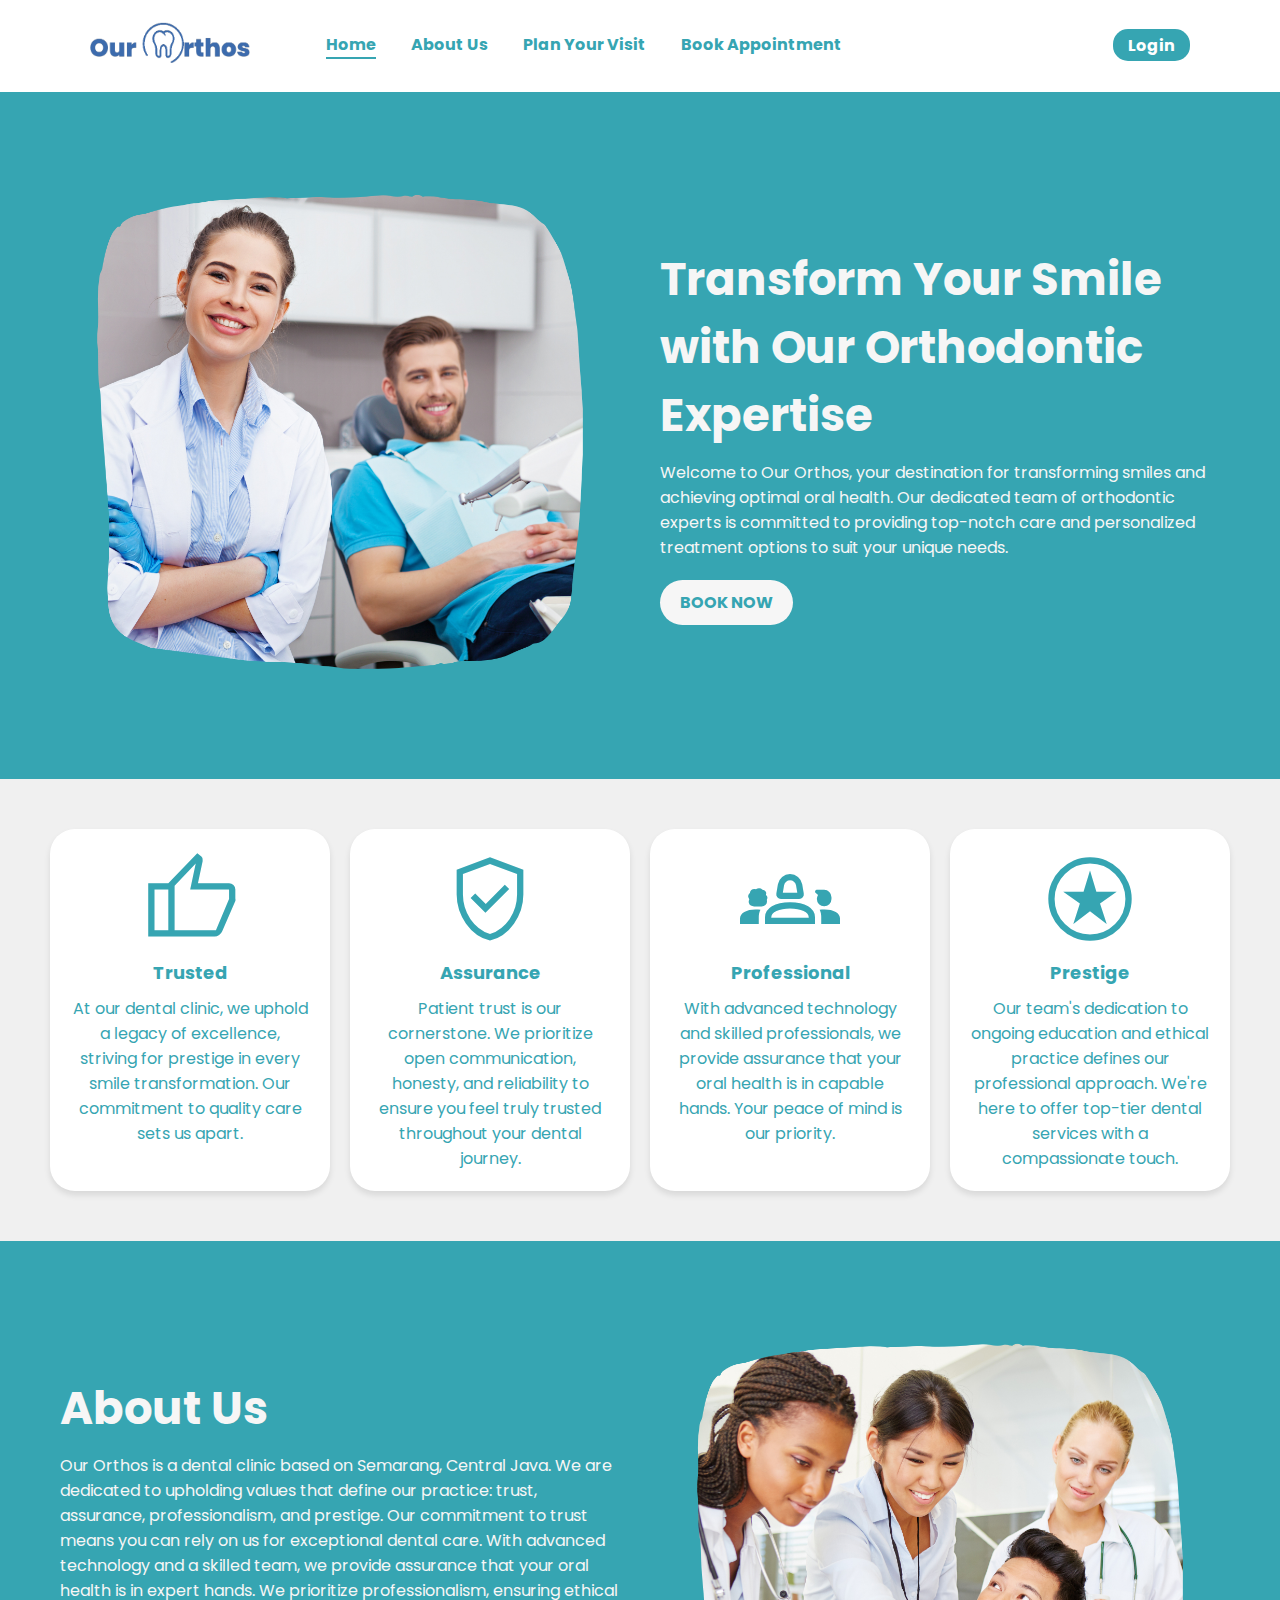
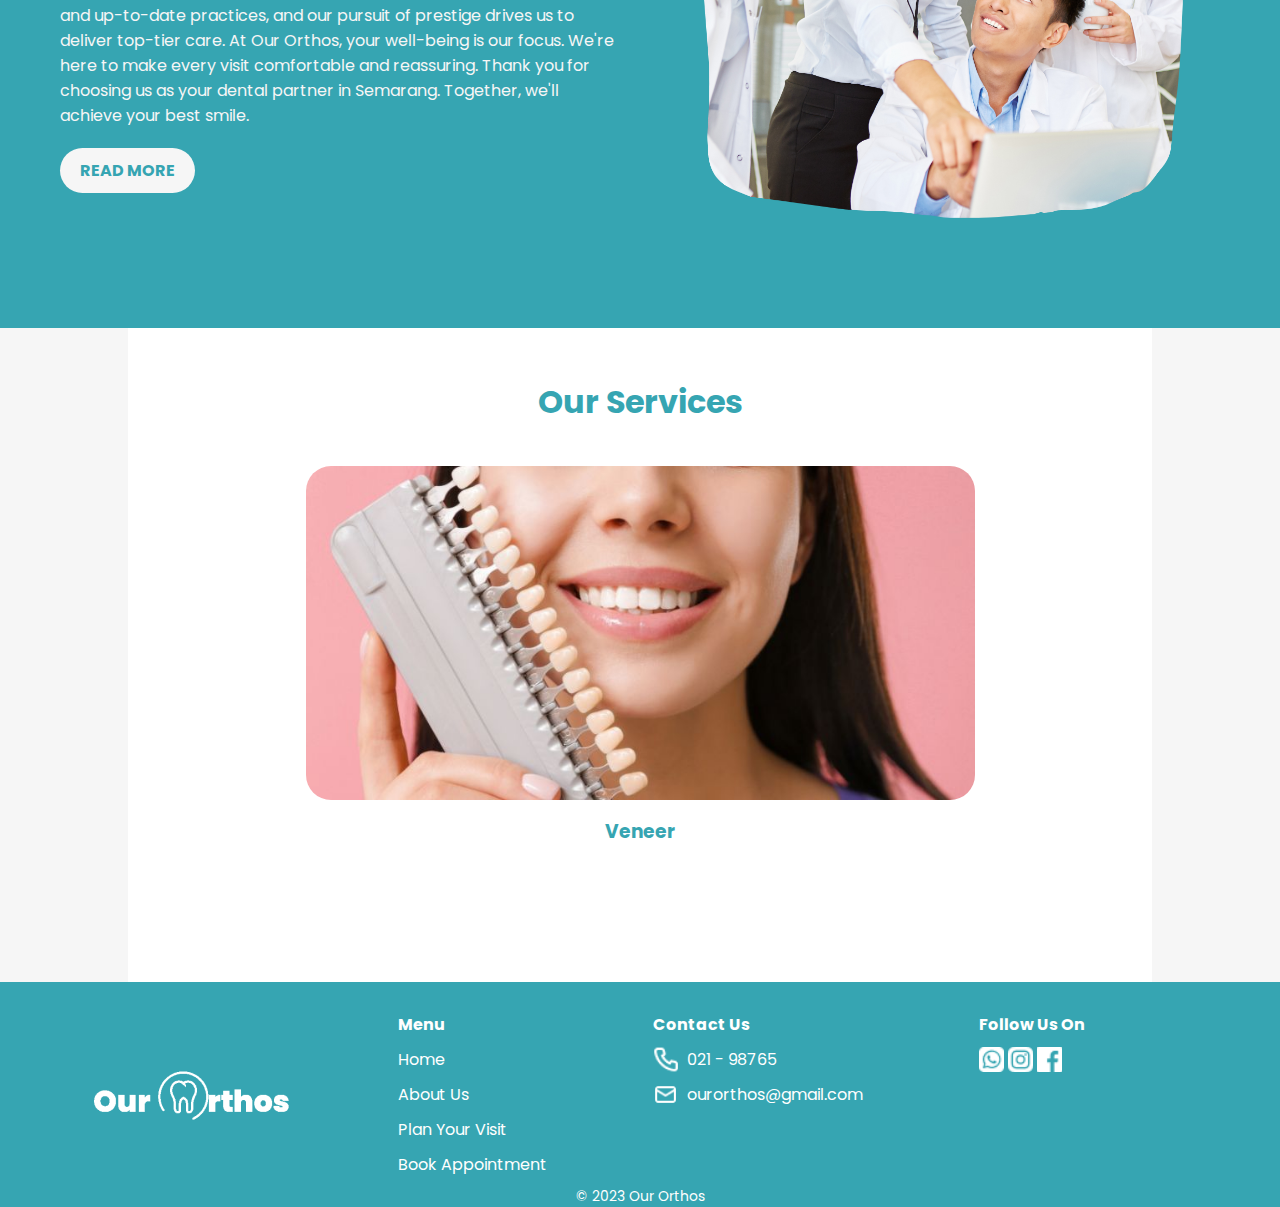
<file: index.html>
<!DOCTYPE html>
<html lang="en">
  <head>
    <meta charset="UTF-8" />
    <meta name="viewport" content="width=device-width, initial-scale=1.0" />
    <!-- <link rel="stylesheet" href="css/style-erna.css" /> -->
    <link rel="stylesheet" href="./css/main.css" />

    <!-- Google Fonts -->
    <link rel="preconnect" href="https://fonts.googleapis.com" />
    <link rel="preconnect" href="https://fonts.gstatic.com" crossorigin />
    <link
      href="https://fonts.googleapis.com/css2?family=Poppins:wght@100;300;400;700&display=swap"
      rel="stylesheet"
    />

    <link
      rel="stylesheet"
      href="https://fonts.googleapis.com/css2?family=Material+Symbols+Outlined:opsz,wght,FILL,GRAD@20..48,100..700,0..1,-50..200"
    />

    <link
      href="https://fonts.googleapis.com/css?family=Poppins"
      rel="stylesheet"
    />
    <title>Our Orthos</title>
  </head>
  <body>
    <!-- Navbar -->
    <nav class="navbar">
      <div class="navbar-logo">
        <a href=""><img src="assets/svg/logo.svg" alt="" /></a>
      </div>
      <div id="dropdown" data-visible="false" class="navbar-nav">
        <div class="navbar-middle">
          <a href="index.html" class="active">Home</a>
          <a href="about.html">About Us</a>
          <a href="plan-your-visit.html">Plan Your Visit</a>
          <a href="profile page.html">Book Appointment</a>
        </div>
        <div class="navbar-login">
          <a href="login.html" class="login">Login</a>
        </div>
      </div>
      <div class="navbar-right">
        <a aria-controls="dropdown" aria-expanded="false" class="menu">
          <img class="menu-img" src="assets/svg/menu.svg" alt="" />
        </a>
      </div>
      <div data-visible="false" class="overlay"></div>
    </nav>
    <!-- Navbar End -->

    <!-- start section of hero -->
    <section class="erna-hero-section">
      <div class="column">
        <img src="assets/img/Hero.png" alt="Hero Image" />
      </div>
      <div class="column">
        <h1>Transform Your Smile with Our Orthodontic Expertise</h1>
        <p>
          Welcome to Our Orthos, your destination for transforming smiles and
          achieving optimal oral health. Our dedicated team of orthodontic
          experts is committed to providing top-notch care and personalized
          treatment options to suit your unique needs.
        </p>
        <a href="plan-your-visit.html">BOOK NOW</a>
      </div>
    </section>
    <!-- end section of hero -->

    <!-- start section of value -->
    <section class="erna-four-column-section">
      <div class="column">
        <div class="icon">
          <span class="material-symbols-outlined" style="color: #36a5b2">
            thumb_up
          </span>
        </div>
        <h2>Trusted</h2>
        <p>
          At our dental clinic, we uphold a legacy of excellence, striving for
          prestige in every smile transformation. Our commitment to quality care
          sets us apart.
        </p>
      </div>
      <div class="column">
        <div class="icon">
          <span class="material-symbols-outlined" style="color: #36a5b2">
            verified_user
          </span>
        </div>
        <h2>Assurance</h2>
        <p>
          Patient trust is our cornerstone. We prioritize open communication,
          honesty, and reliability to ensure you feel truly trusted throughout
          your dental journey.
        </p>
      </div>
      <div class="column">
        <div class="icon">
          <span class="material-symbols-outlined" style="color: #36a5b2">
            groups_2
          </span>
        </div>
        <h2>Professional</h2>
        <p>
          With advanced technology and skilled professionals, we provide
          assurance that your oral health is in capable hands. Your peace of
          mind is our priority.
        </p>
      </div>
      <div class="column">
        <div class="icon">
          <span class="material-symbols-outlined" style="color: #36a5b2">
            stars
          </span>
        </div>
        <h2>Prestige</h2>
        <p>
          Our team's dedication to ongoing education and ethical practice
          defines our professional approach. We're here to offer top-tier dental
          services with a compassionate touch.
        </p>
      </div>
    </section>
    <!-- end section of value -->

    <!-- start section of about us-->
    <section class="erna-hero-section">
      <div class="column">
        <h1>About Us</h1>
        <p>
          Our Orthos is a dental clinic based on Semarang, Central Java. We are
          dedicated to upholding values that define our practice: trust,
          assurance, professionalism, and prestige. Our commitment to trust
          means you can rely on us for exceptional dental care. With advanced
          technology and a skilled team, we provide assurance that your oral
          health is in expert hands. We prioritize professionalism, ensuring
          ethical and up-to-date practices, and our pursuit of prestige drives
          us to deliver top-tier care. At Our Orthos, your well-being is our
          focus. We're here to make every visit comfortable and reassuring.
          Thank you for choosing us as your dental partner in Semarang.
          Together, we'll achieve your best smile.
        </p>
        <a href="about.html">READ MORE</a>
      </div>
      <div class="column">
        <img src="assets/img/About-Us.png" alt="Hero Image" />
      </div>
    </section>
    <!-- end section of about us -->

    <!-- start of services -->
    <div class="erna-carousel-container">
      <h1>Our Services</h1>
      <div class="carousel">
        <div class="service">
          <img src="assets/img/service1.jpg" alt="Service 1" />
          <h3>Veneer</h3>
        </div>
        <div class="service">
          <img src="assets/img/service2.jpg" alt="Service 2" />
          <h3>Braces</h3>
        </div>
        <div class="service">
          <img src="assets/img/service3.jpg" alt="Service 3" />
          <h3>Scaling</h3>
        </div>
        <div class="service">
          <img src="assets/img/service4.jpg" alt="Service 4" />
          <h3>Dentures</h3>
        </div>
        <div class="service">
          <img src="assets/img/service5.jpg" alt="Service 5" />
          <h3>Consultate More</h3>
        </div>
      </div>
    </div>
    <!-- end of services -->

    <!-- start of footer -->
    <footer class="footer">
      <div class="footer-logo">
        <a href="">
          <img src="assets/svg/logo-white.svg" alt="Our Orthos Logo" />
        </a>
      </div>
      <div class="footer-link">
        <p class="footer-title">Menu</p>
        <ul>
          <li>
            <a href="">Home</a>
          </li>
          <li>
            <a href="">About Us</a>
          </li>
          <li>
            <a href="">Plan Your Visit</a>
          </li>
          <li>
            <a href="">Book Appointment</a>
          </li>
        </ul>
      </div>
      <div class="contact-us">
        <p class="footer-title">Contact Us</p>
        <div class="phone">
          <img src="assets/svg/phone.svg" alt="Phone Icon" />
          <p>021 - 98765</p>
        </div>
        <div class="email">
          <img src="assets/svg/message.svg" alt="Message Icon" />
          <p>ourorthos@gmail.com</p>
        </div>
      </div>
      <div class="follow">
        <p class="footer-title">Follow Us On</p>
        <div class="sosmed-icon">
          <a href="whatsapp.com">
            <img src="assets/svg/whatsapp.svg" alt="Whatsapp Icon" />
          </a>
          <a href="instagram.com">
            <img src="assets/svg/instagram.svg" alt="Instagram Icon" />
          </a>
          <a href="facebook.com">
            <img src="assets/svg/facebook.svg" alt="Facebook Icon" />
          </a>
        </div>
      </div>
      <div class="copyright">
        <p>© 2023 Our Orthos</p>
      </div>
    </footer>

    <script src="./js/main.js"></script>
  </body>
</html>
</file>
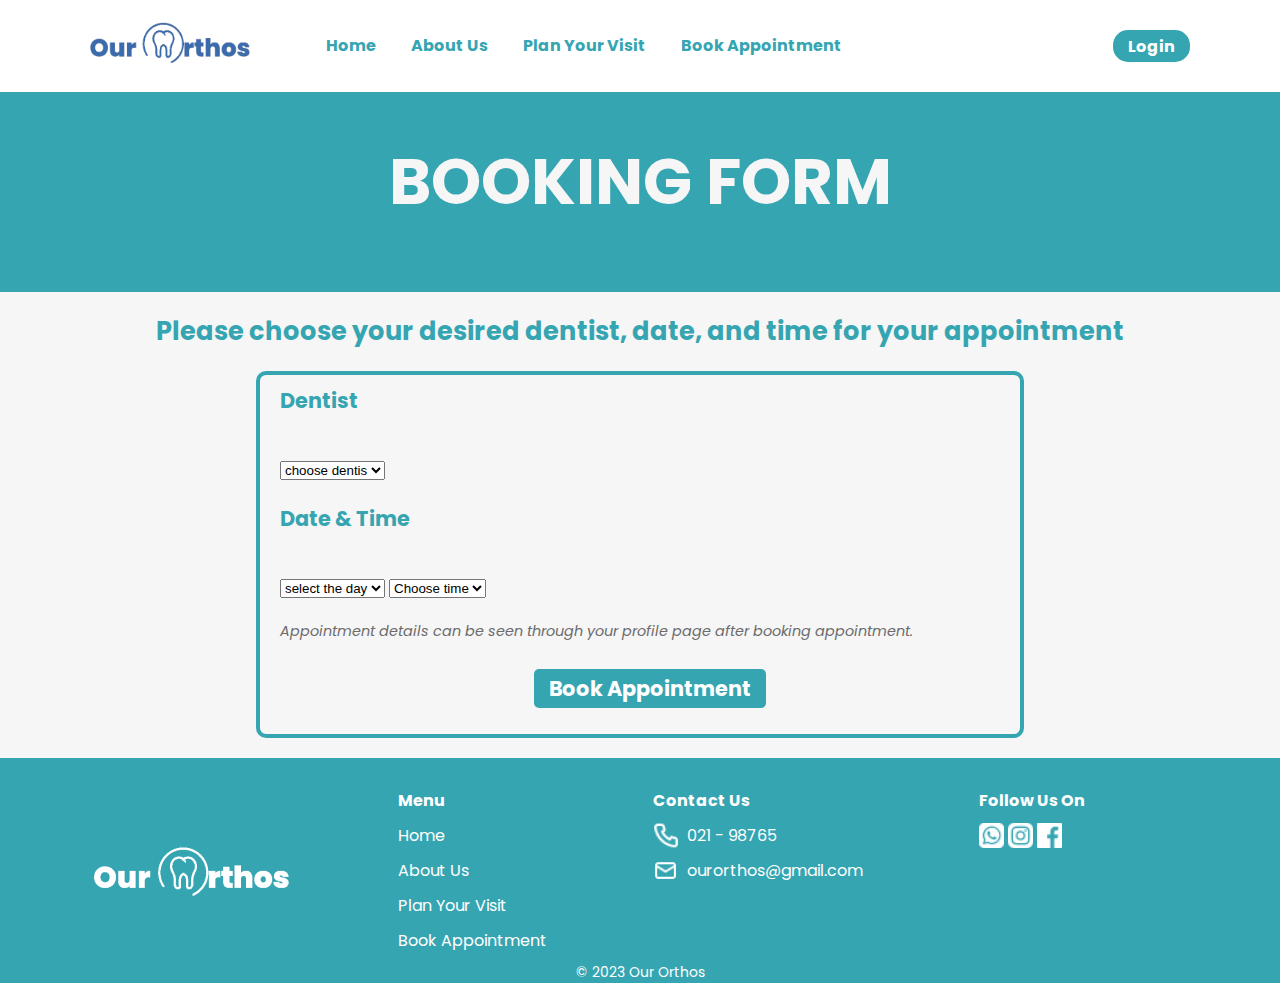
<file: BookingForm.html>
<!DOCTYPE html>
<html lang="en">

<head>
    <meta charset="UTF-8" />
    <meta name="viewport" content="width=device-width, initial-scale=1.0" />
    <title>Booking Form</title>

    <!-- Google Fonts -->
    <link rel="preconnect" href="https://fonts.googleapis.com" />
    <link rel="preconnect" href="https://fonts.gstatic.com" crossorigin />
    <link href="https://fonts.googleapis.com/css2?family=Poppins:wght@100;300;400;700&display=swap" rel="stylesheet" />

    <!-- Google Icon -->
    <!-- <link
          rel="stylesheet"
          href="https://fonts.googleapis.com/css2?family=Material+Symbols+Outlined:opsz,wght,FILL,GRAD@24,400,0,0"
        /> -->

    <!-- CSS -->
    <link rel="stylesheet" href="./css/main.css" />
</head>

<body>
    <!-- Navbar -->
    <nav class="navbar">
        <div class="navbar-logo">
            <a href=""><img src="./assets/img/logo.svg" alt="" /></a>
        </div>
        <div id="dropdown" class="navbar-nav">
            <div class="navbar-middle">
                <a href="index.html">Home</a>
                <a href="about.html">About Us</a>
                <a href="plan-your-visit.html">Plan Your Visit</a>
                <a href="profile-page.html">Book Appointment</a>
            </div>
            <div class="navbar-login">
                <a href="login.html" class="login">Login</a>
            </div>
        </div>
        <div class="navbar-right">
            <a id="menu" class="menu">
                <img src="./assets/img/menu.svg" alt="" />
            </a>
        </div>
    </nav>
    <!-- Navbar End -->

    <!-- Header/Hero -->
    <div class="Rectangle-5">
        <h1>BOOKING FORM</h1>
    </div>
    <div class="Rectangle-6">
        <p>Please choose your desired dentist, date, and time for your appointment</p>
    </div>
    <!-- End of Hero -->

    <!-- Book Form -->

    <div class="book-form">
        <form action="">
            <div class="divlabel-1">
                <label for="choosedentis">Dentist</label><br>
                <select name="choosedentis" id="choosedentis">
                    <option value="0">choose dentis</option>
                    <option value="dokter1">dokter 1</option>
                    <option value="dokter2">dokter 2</option>
                    <option value="dokter3">dokter 3</option>
                </select>
            </div>
            <div class="divlabel-2">
                <label for="date">Date & Time</label><br>
                <select name="date" id="date">
                    <option value="0">select the day</option>
                    <option value="selasa">Senin</option>
                    <option value="selasa">Selasa</option>
                    <option value="rabu">Rabu</option>
                </select>
                <select name="time" id="time">
                    <option value="0">Choose time</option>
                    <option value="10.00">10.00</option>
                    <option value="11.00">11.00</option>
                    <option value="12.00">12.00</option>
                </select>
            </div>
            <p>Appointment details can be seen through your profile page after booking appointment.</p>
            <br>
            <div class="book-2">
                <a href="list-doctor.html">Book Appointment</a>
              </div>
        </form>
    </div>
    
    <!-- Footer -->
    <footer class="footer">
        <div class="footer-logo">
            <a href="">
                <img src="./assets/img/logo-white.svg" alt="Our Orthos Logo" />
            </a>
        </div>
        <div class="footer-link">
            <p class="footer-title">Menu</p>
            <ul>
                <li>
                    <a href="">Home</a>
                </li>
                <li>
                    <a href="">About Us</a>
                </li>
                <li>
                    <a href="">Plan Your Visit</a>
                </li>
                <li>
                    <a href="">Book Appointment</a>
                </li>
            </ul>
        </div>
        <div class="contact-us">
            <p class="footer-title">Contact Us</p>
            <div class="phone">
                <img src="./assets/svg/phone.svg" alt="Phone Icon" />
                <p>021 - 98765</p>
            </div>
            <div class="email">
                <img src="./assets/img/message.svg" alt="Message Icon" />
                <p>ourorthos@gmail.com</p>
            </div>
        </div>
        <div class="follow">
            <p class="footer-title">Follow Us On</p>
            <div class="sosmed-icon">
                <a href="whatsapp.com">
                    <img src="./assets/img/whatsapp.svg" alt="Whatsapp Icon" />
                </a>
                <a href="instagram.com">
                    <img src="./assets/img/instagram.svg" alt="Instagram Icon" />
                </a>
                <a href="facebook.com">
                    <img src="./assets/img/facebook.svg" alt="Facebook Icon" />
                </a>
            </div>
        </div>
        <div class="copyright">
            <p>© 2023 Our Orthos</p>
        </div>
    </footer>
    <script src="./js/main.js"></script>
</body>

</html>
</file>
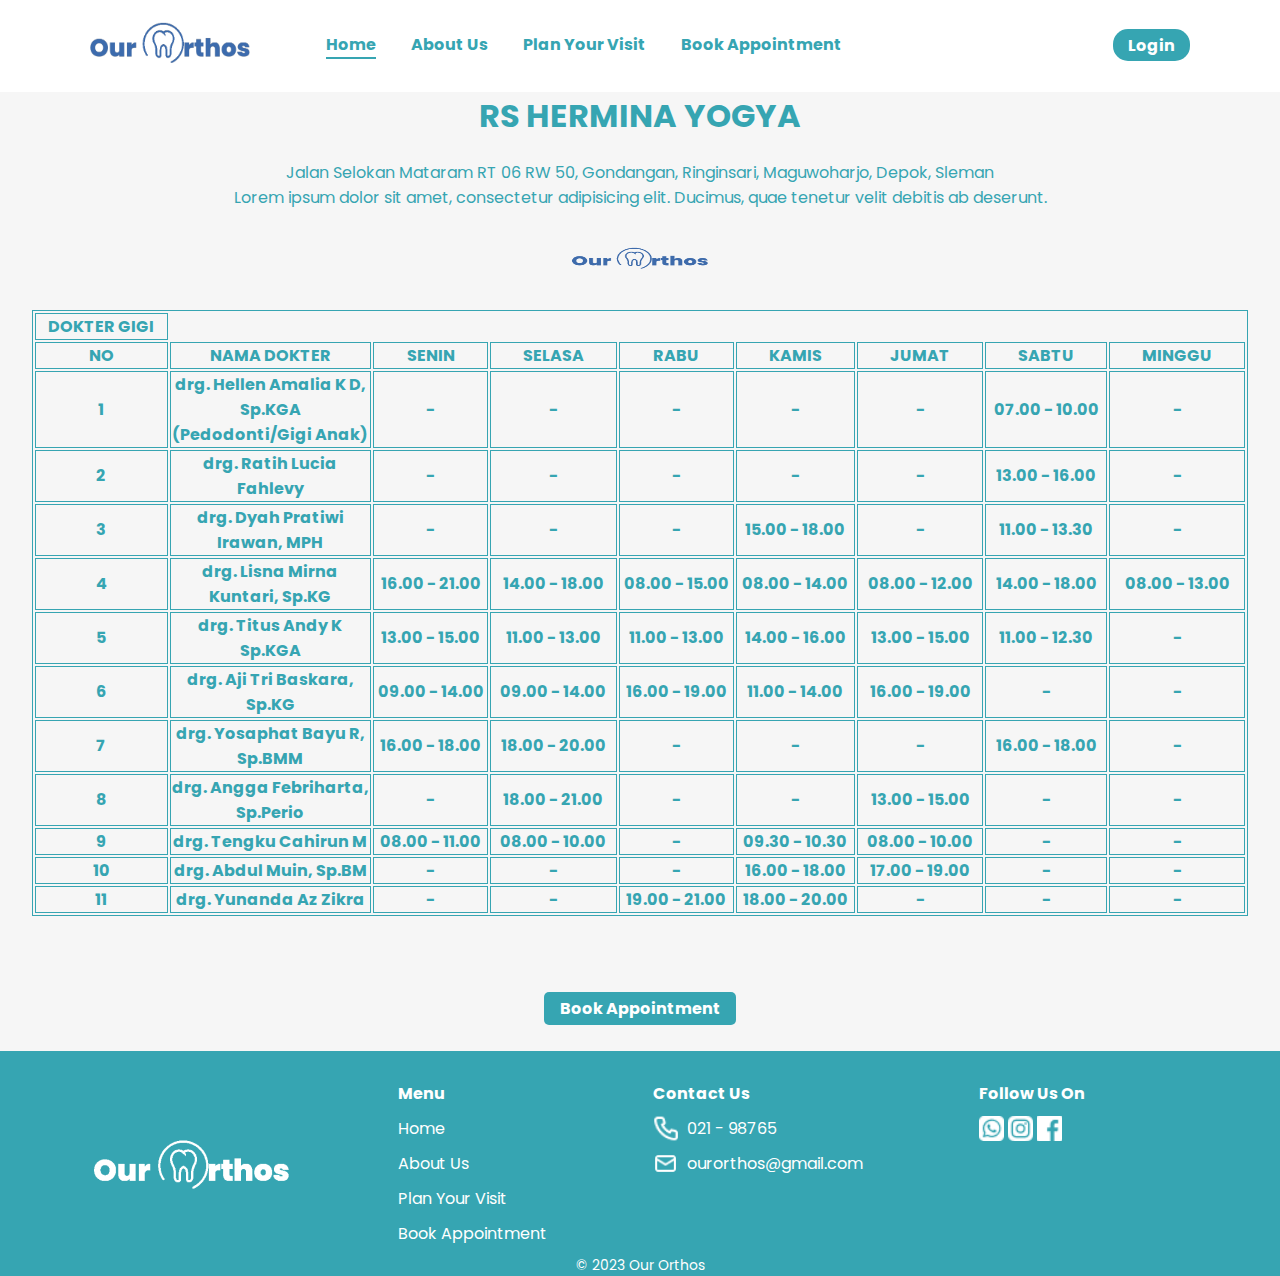
<file: list-doctor.html>
<!DOCTYPE html>
<html lang="en">
  <head>
    <meta charset="UTF-8" />
    <meta name="viewport" content="width=device-width, initial-scale=1.0" />
    <title>Plan Your Visit</title>

    <!-- Google Fonts -->
    <link rel="preconnect" href="https://fonts.googleapis.com" />
    <link rel="preconnect" href="https://fonts.gstatic.com" crossorigin />
    <link
      href="https://fonts.googleapis.com/css2?family=Poppins:wght@100;300;400;700&display=swap"
      rel="stylesheet"
    />

    <!-- Google Icon -->
    <!-- <link
          rel="stylesheet"
          href="https://fonts.googleapis.com/css2?family=Material+Symbols+Outlined:opsz,wght,FILL,GRAD@24,400,0,0"
        /> -->

    <!-- CSS -->
    <link rel="stylesheet" href="./css/main.css" />
  </head>

  <body>
    <!-- Navbar -->
    <nav class="navbar">
      <div class="navbar-logo">
        <a href=""><img src="assets/svg/logo.svg" alt="" /></a>
      </div>
      <div id="dropdown" data-visible="false" class="navbar-nav">
        <div class="navbar-middle">
          <a href="index.html" class="active">Home</a>
          <a href="about.html">About Us</a>
          <a href="plan-your-visit.html">Plan Your Visit</a>
          <a href="profile page.html">Book Appointment</a>
        </div>
        <div class="navbar-login">
          <a href="login.html" class="login">Login</a>
        </div>
      </div>
      <div class="navbar-right">
        <a aria-controls="dropdown" aria-expanded="false" class="menu">
          <img class="menu-img" src="assets/svg/menu.svg" alt="" />
        </a>
      </div>
      <div data-visible="false" class="overlay"></div>
    </nav>
    <!-- Navbar End -->

    <!-- header -->
    <div class="container-header">
      <div class="profile-info">
        <h1>RS HERMINA YOGYA</h1>
        <p>
          Jalan Selokan Mataram RT 06 RW 50, Gondangan, Ringinsari, Maguwoharjo,
          Depok, Sleman
        </p>
        <p>
          Lorem ipsum dolor sit amet, consectetur adipisicing elit. Ducimus,
          quae tenetur velit debitis ab deserunt.
        </p>
      </div>
      <img src="./assets/img/logo1.png" alt="" />
    </div>

    <div class="tabel-jadwal">
      <table>
        <tr>
          <th>DOKTER GIGI</th>
        </tr>
        <tr>
          <th>NO</th>
          <th>NAMA DOKTER</th>
          <th>SENIN</th>
          <th>SELASA</th>
          <th>RABU</th>
          <th>KAMIS</th>
          <th>JUMAT</th>
          <th>SABTU</th>
          <th>MINGGU</th>
        </tr>
        <tr>
          <th>1</th>
          <th>drg. Hellen Amalia K D, Sp.KGA (Pedodonti/Gigi Anak)</th>
          <th>-</th>
          <th>-</th>
          <th>-</th>
          <th>-</th>
          <th>-</th>
          <th>07.00 - 10.00</th>
          <th>-</th>
        </tr>
        <tr>
          <th>2</th>
          <th>drg. Ratih Lucia Fahlevy</th>
          <th>-</th>
          <th>-</th>
          <th>-</th>
          <th>-</th>
          <th>-</th>
          <th>13.00 - 16.00</th>
          <th>-</th>
        </tr>
        <tr>
          <th>3</th>
          <th>drg. Dyah Pratiwi Irawan, MPH</th>
          <th>-</th>
          <th>-</th>
          <th>-</th>
          <th>15.00 - 18.00</th>
          <th>-</th>
          <th>11.00 - 13.30</th>
          <th>-</th>
        </tr>
        <tr>
          <th>4</th>
          <th>drg. Lisna Mirna Kuntari, Sp.KG</th>
          <th>16.00 - 21.00</th>
          <th>14.00 - 18.00</th>
          <th>08.00 - 15.00</th>
          <th>08.00 - 14.00</th>
          <th>08.00 - 12.00</th>
          <th>14.00 - 18.00</th>
          <th>08.00 - 13.00</th>
        </tr>
        <tr>
          <th>5</th>
          <th>drg. Titus Andy K Sp.KGA</th>
          <th>13.00 - 15.00</th>
          <th>11.00 - 13.00</th>
          <th>11.00 - 13.00</th>
          <th>14.00 - 16.00</th>
          <th>13.00 - 15.00</th>
          <th>11.00 - 12.30</th>
          <th>-</th>
        </tr>
        <tr>
          <th>6</th>
          <th>drg. Aji Tri Baskara, Sp.KG</th>
          <th>09.00 - 14.00</th>
          <th>09.00 - 14.00</th>
          <th>16.00 - 19.00</th>
          <th>11.00 - 14.00</th>
          <th>16.00 - 19.00</th>
          <th>-</th>
          <th>-</th>
        </tr>
        <tr>
          <th>7</th>
          <th>drg. Yosaphat Bayu R, Sp.BMM</th>
          <th>16.00 - 18.00</th>
          <th>18.00 - 20.00</th>
          <th>-</th>
          <th>-</th>
          <th>-</th>
          <th>16.00 - 18.00</th>
          <th>-</th>
        </tr>
        <tr>
          <th>8</th>
          <th>drg. Angga Febriharta, Sp.Perio</th>
          <th>-</th>
          <th>18.00 - 21.00</th>
          <th>-</th>
          <th>-</th>
          <th>13.00 - 15.00</th>
          <th>-</th>
          <th>-</th>
        </tr>
        <tr>
          <th>9</th>
          <th>drg. Tengku Cahirun M</th>
          <th>08.00 - 11.00</th>
          <th>08.00 - 10.00</th>
          <th>-</th>
          <th>09.30 - 10.30</th>
          <th>08.00 - 10.00</th>
          <th>-</th>
          <th>-</th>
        </tr>
        <tr>
          <th>10</th>
          <th>drg. Abdul Muin, Sp.BM</th>
          <th>-</th>
          <th>-</th>
          <th>-</th>
          <th>16.00 - 18.00</th>
          <th>17.00 - 19.00</th>
          <th>-</th>
          <th>-</th>
        </tr>
        <tr>
          <th>11</th>
          <th>drg. Yunanda Az Zikra</th>
          <th>-</th>
          <th>-</th>
          <th>19.00 - 21.00</th>
          <th>18.00 - 20.00</th>
          <th>-</th>
          <th>-</th>
          <th>-</th>
        </tr>
      </table>
    </div>

    <div class="book-2">
      <a href="BookingForm.html">Book Appointment</a>
    </div>

    <!-- Footer -->
    <!-- start of footer -->
    <footer class="footer">
      <div class="footer-logo">
        <a href="">
          <img src="assets/svg/logo-white.svg" alt="Our Orthos Logo" />
        </a>
      </div>
      <div class="footer-link">
        <p class="footer-title">Menu</p>
        <ul>
          <li>
            <a href="">Home</a>
          </li>
          <li>
            <a href="">About Us</a>
          </li>
          <li>
            <a href="">Plan Your Visit</a>
          </li>
          <li>
            <a href="">Book Appointment</a>
          </li>
        </ul>
      </div>
      <div class="contact-us">
        <p class="footer-title">Contact Us</p>
        <div class="phone">
          <img src="assets/svg/phone.svg" alt="Phone Icon" />
          <p>021 - 98765</p>
        </div>
        <div class="email">
          <img src="assets/svg/message.svg" alt="Message Icon" />
          <p>ourorthos@gmail.com</p>
        </div>
      </div>
      <div class="follow">
        <p class="footer-title">Follow Us On</p>
        <div class="sosmed-icon">
          <a href="whatsapp.com">
            <img src="assets/svg/whatsapp.svg" alt="Whatsapp Icon" />
          </a>
          <a href="instagram.com">
            <img src="assets/svg/instagram.svg" alt="Instagram Icon" />
          </a>
          <a href="facebook.com">
            <img src="assets/svg/facebook.svg" alt="Facebook Icon" />
          </a>
        </div>
      </div>
      <div class="copyright">
        <p>© 2023 Our Orthos</p>
      </div>
    </footer>
    <!-- Footer End -->
  </body>
</html>
</file>
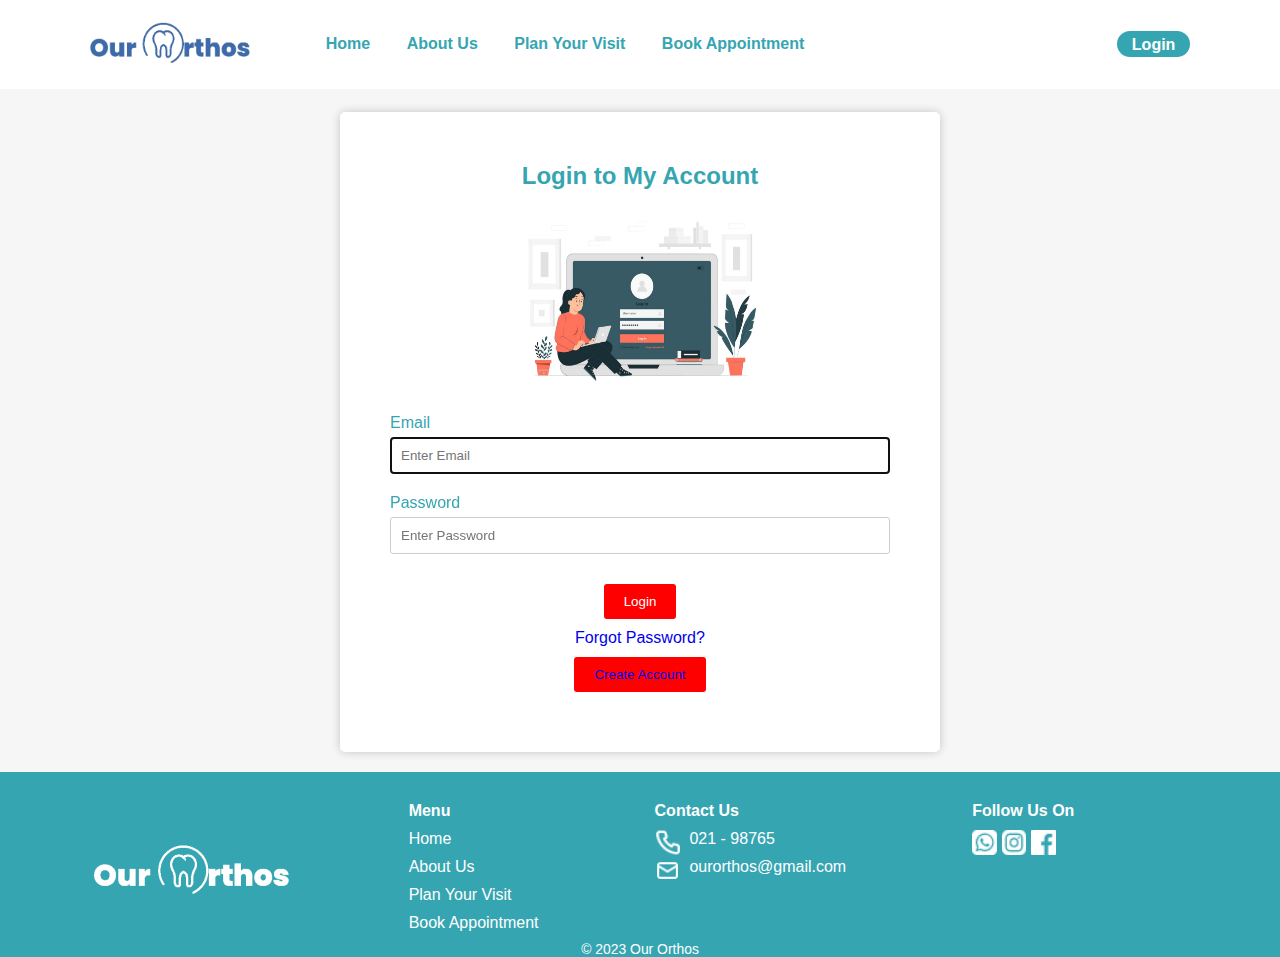
<file: login.html>
<!DOCTYPE html>
<html lang="en">
  <head>
    <meta charset="UTF-8" />
    <meta name="viewport" content="width=device-width, initial-scale=1.0" />

    <link rel="stylesheet" href="css/main.css" />
    <title>Login</title>
  </head>

  <body>
    <!-- Navbar -->
    <nav class="navbar">
      <div class="navbar-logo">
        <a href=""><img src="assets/svg/logo.svg" alt="" /></a>
      </div>
      <div id="dropdown" data-visible="false" class="navbar-nav">
        <div class="navbar-middle">
          <a href="index.html">Home</a>
          <a href="about.html">About Us</a>
          <a href="plan-your-visit.html">Plan Your Visit</a>
          <a href="profile page.html">Book Appointment</a>
        </div>
        <div class="navbar-login">
          <a href="login.html" class="login">Login</a>
        </div>
      </div>
      <div class="navbar-right">
        <a aria-controls="dropdown" aria-expanded="false" class="menu">
          <img class="menu-img" src="assets/svg/menu.svg" alt="" />
        </a>
      </div>
      <div data-visible="false" class="overlay"></div>
    </nav>
    <!-- Navbar End -->

    <!-- Konten Start -->
    <div class="main">
      <div class="konten">
        <h2>Login to My Account</h2>
        <img src="assets/img/login.png" />
      </div>

      <form action="#" method="post" class="loginForm" autocomplete="off">
        <div class="form-group">
          <label for="email" id="form-email">Email</label>
          <input
            type="email"
            id="form-email"
            name="email"
            placeholder="Enter Email"
            required
            autofocus
          />
        </div>
        <div class="form-group">
          <label for="password" id="password">Password</label>
          <input
            type="password"
            id="password"
            name="password"
            placeholder="Enter Password"
            required
            minlength="8"
          />
        </div>
        <button type="submit">Login</button>
        <a href="#">
          <legend id="forgot-pass">Forgot Password?</legend>
        </a>
        <button type="submit" id="submit-btn" name="submit">
          <a href="register.html">Create Account</a>
        </button>
      </form>
      <p id="login-message" class="error-message"></p>
    </div>
    <script src="./js/java.js"></script>
    <!-- Konten End -->

    <!-- start of footer -->
    <footer class="footer">
      <div class="footer-logo">
        <a href="">
          <img src="assets/svg/logo-white.svg" alt="Our Orthos Logo" />
        </a>
      </div>
      <div class="footer-link">
        <p class="footer-title">Menu</p>
        <ul>
          <li>
            <a href="">Home</a>
          </li>
          <li>
            <a href="">About Us</a>
          </li>
          <li>
            <a href="">Plan Your Visit</a>
          </li>
          <li>
            <a href="">Book Appointment</a>
          </li>
        </ul>
      </div>
      <div class="contact-us">
        <p class="footer-title">Contact Us</p>
        <div class="phone">
          <img src="assets/svg/phone.svg" alt="Phone Icon" />
          <p>021 - 98765</p>
        </div>
        <div class="email">
          <img src="assets/svg/message.svg" alt="Message Icon" />
          <p>ourorthos@gmail.com</p>
        </div>
      </div>
      <div class="follow">
        <p class="footer-title">Follow Us On</p>
        <div class="sosmed-icon">
          <a href="whatsapp.com">
            <img src="assets/svg/whatsapp.svg" alt="Whatsapp Icon" />
          </a>
          <a href="instagram.com">
            <img src="assets/svg/instagram.svg" alt="Instagram Icon" />
          </a>
          <a href="facebook.com">
            <img src="assets/svg/facebook.svg" alt="Facebook Icon" />
          </a>
        </div>
      </div>
      <div class="copyright">
        <p>© 2023 Our Orthos</p>
      </div>
    </footer>
  </body>
</html>
</file>
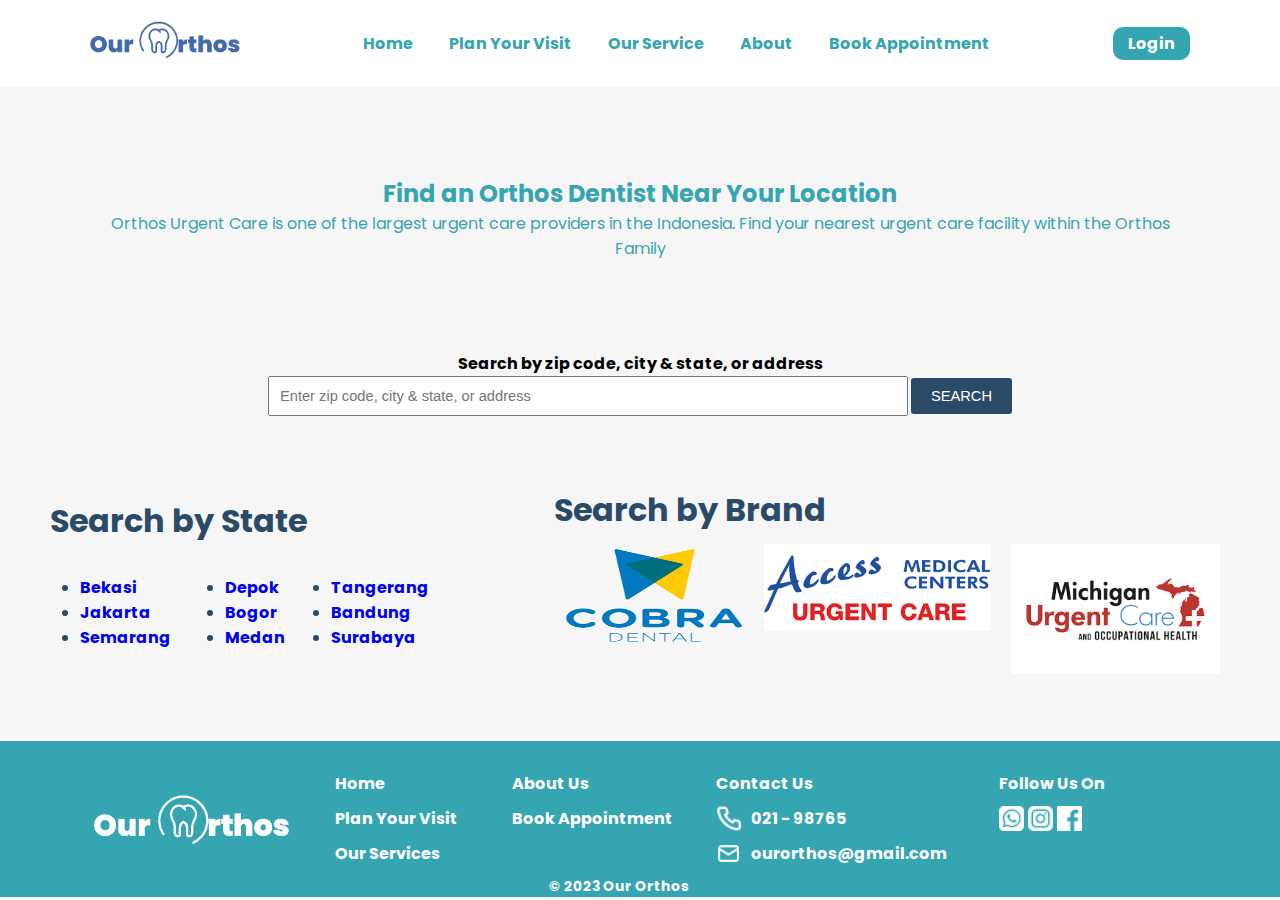
<file: orthos.html>
<!DOCTYPE html>
<html>
    <head>
        <meta charset="UTF-8" />
        <meta name="viewport" content="width=device-width, initial-scale=1.0" />
        <title>Document</title>
        <link rel="preconnect" href="https://fonts.googleapis.com" />
        <link rel="preconnect" href="https://fonts.gstatic.com" crossorigin />
        <link
            href="https://fonts.googleapis.com/css2?family=Poppins:wght@100;300;400;700&display=swap"
            rel="stylesheet"/>

        <link rel="stylesheet" href="./css/urgentcare.css" />
        <style>
          table{
            border-spacing: 30px;
          }
        </style>
    </head>
    <body>
        <nav class="navbar">
            <div class="navbar-logo">
              <a href=""><img src="./img/logo.png" alt="" /></a>
            </div>
            <div class="navbar-nav">
              <a href="">Home</a>
              <a href="">Plan Your Visit</a>
      
              <a href="">Our Service</a>
              <a href="">About</a>
              <a href="">Book Appointment</a>
            </div>
            <div class="navbar-login">
              <a href="">Login</a>
            </div>
        </nav>
        <section class="what-to-do">
        <div class="title">
          <h2>Find an Orthos Dentist Near Your Location</h2>
          <p>
            Orthos Urgent Care is one of the largest urgent care providers in the Indonesia. Find your nearest urgent care facility within the Orthos Family
          </p>         
        </div>
        
        </section>
        <div class="search">
          <p>
            Search by zip code, city & state, or address
          </p>
          <input type="text" name="search" class="form_login" placeholder="Enter zip code, city & state, or address">
					<input type="submit" class="tombol_login" value="SEARCH"></div>
        </div>
      </section>
      <section class="hero-section">
        <table>
          <tr>
            <td width="600px">
              
              <div class="searchby">
                <h1>Search by State</h1>
                  <table style="width:100%;">
                  <tr>
                    <td>
                        <ul>
                            <li><a href="#">Bekasi</a></li>
                            <li><a href="#">Jakarta</a></li>
                            <li><a href="#">Semarang</a></li>
                        </ul>
                    </td>
                    <td>
                        <ul>
                            <li><a href="#">Depok</a></li>
                            <li><a href="#">Bogor</a></li>
                            <li><a href="#">Medan</a></li>
                        </ul>
                    </td>
                    <td>
                      <ul>
                          <li><a href="#">Tangerang</a></li>
                          <li><a href="#">Bandung</a></li>
                          <li><a href="#">Surabaya</a></li>
                      </ul>
                    </td>
                  </tr>
                  </table>
              </div>
            </td>
            <td>
              <div class="searchby">
                <h1>Search by Brand</h1>
                <div class="flex-container">
                  <div><a href=""><img src="./img/cobra.png" alt="" width="180" height="100" /></a></div>
                  <div><a href=""><img src="./img/access.png" alt="" width="227" /></a></div>
                  <div><a href=""><img src="./img/michigan.png" alt="" height="130"/></a></div>  
                </div>
              </div>
            </td>  
          </tr>
        </table>
      </section>
        <footer class="footer">
          <div class="footer-logo">
            <a href="">
              <img src="./img/logo-white.svg" alt="Our Orthos Logo" />
            </a>
          </div>
          <div class="footer-link">
            <ul>
              <li>
                <a href="">Home</a>
              </li>
              <li>
                <a href="">Plan Your Visit</a>
              </li>
              <li>
                <a href="">Our Services</a>
              </li>
              <li>
                <a href="">About Us</a>
              </li>
              <li>
                <a href="">Book Appointment</a>
              </li>
            </ul>
          </div>
          <div class="contact-us">
            <p>Contact Us</p>
            <div class="phone">
              <!-- <span class="material-symbols-outlined"> call </span> -->
              <img src="./img/phone.svg" alt="Phone Icon" />
              <p>021 - 98765</p>
            </div>
            <div class="email">
              <!-- <span class="material-symbols-outlined"> mail </span> -->
              <img src="./img/message.svg" alt="Message Icon" />
              <p>ourorthos@gmail.com</p>
            </div>
          </div>
          <div class="follow">
            <p>Follow Us On</p>
            <div class="sosmed-icon">
              <a href="whatsapp.com">
                <img src="./img/whatsapp.svg" alt="Whatsapp Icon" />
              </a>
              <a href="instagram.com">
                <img src="./img/instagram.svg" alt="Instagram Icon" />
              </a>
              <a href="facebook.com">
                <img src="./img/facebook.svg" alt="Facebook Icon" />
              </a>
            </div>
          </div>
          <div class="copyright">
            <p>© 2023 Our Orthos</p>
          </div>
        </footer>
    </body>
</html>
</file>
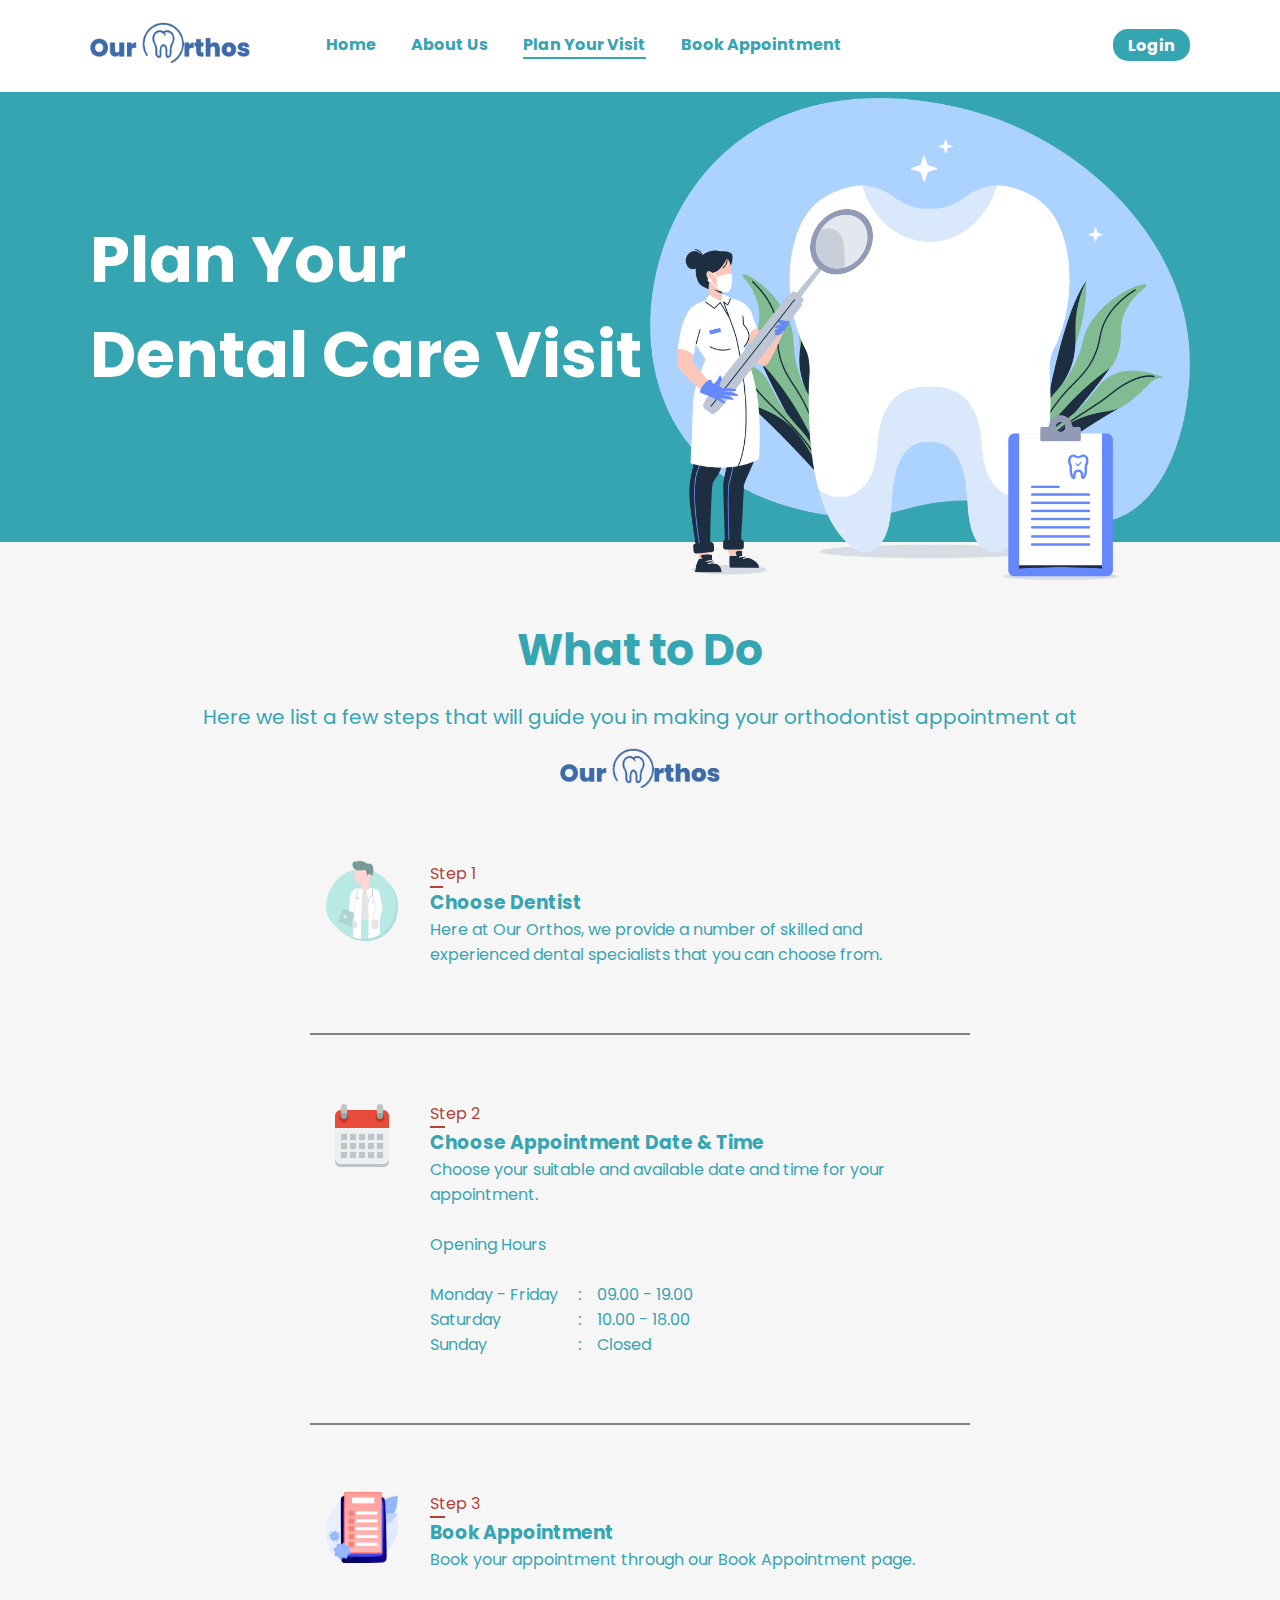
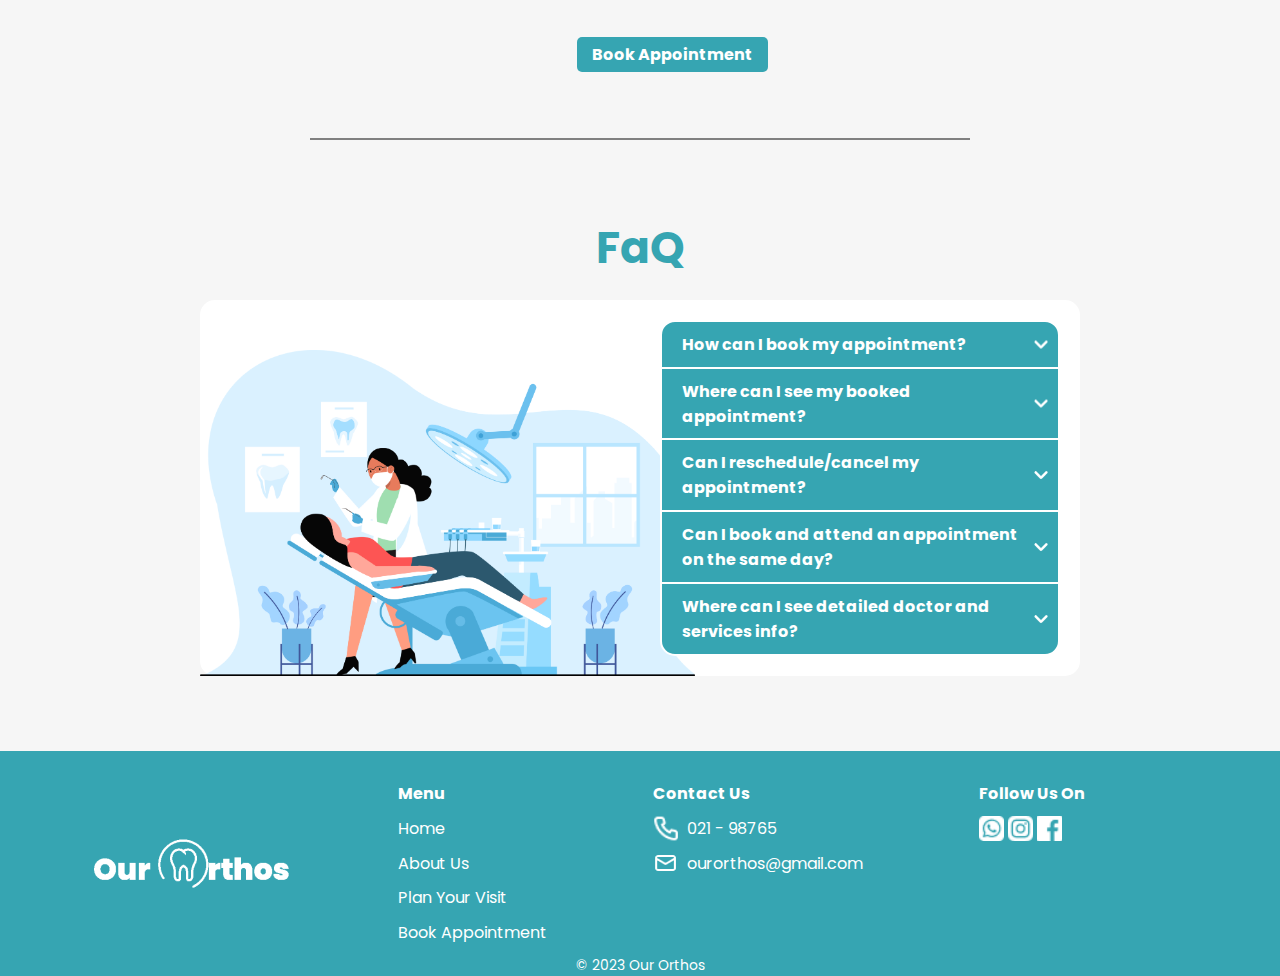
<file: plan-your-visit.html>
<!DOCTYPE html>
<html lang="en">
  <head>
    <meta charset="UTF-8" />
    <meta name="viewport" content="width=device-width, initial-scale=1.0" />
    <title>Plan Your Visit</title>

    <!-- Google Fonts -->
    <link rel="preconnect" href="https://fonts.googleapis.com" />
    <link rel="preconnect" href="https://fonts.gstatic.com" crossorigin />
    <link
      href="https://fonts.googleapis.com/css2?family=Poppins:wght@100;300;400;700&display=swap"
      rel="stylesheet"
    />

    <!-- CSS -->
    <link rel="stylesheet" href="./css/main.css" />
  </head>
  <body>
    <!-- Navbar -->
    <nav class="navbar">
      <div class="navbar-logo">
        <a href=""><img src="./assets/img/logo.svg" alt="" /></a>
      </div>
      <div id="dropdown" data-visible="false" class="navbar-nav">
        <div class="navbar-middle">
          <a href="index.html">Home</a>
          <a href="about.html">About Us</a>
          <a href="plan-your-visit.html" class="active">Plan Your Visit</a>
          <a href="profile page.html">Book Appointment</a>
        </div>
        <div class="navbar-login">
          <a href="login.html" class="login">Login</a>
        </div>
      </div>
      <div class="navbar-right">
        <a aria-controls="dropdown" aria-expanded="false" class="menu">
          <img class="menu-img" src="assets/svg/menu.svg" alt="" />
        </a>
      </div>
      <div data-visible="false" class="overlay"></div>
    </nav>
    <!-- Navbar End -->

    <!-- Hero -->
    <section class="hero">
      <h1>
        Plan Your <br />
        Dental Care Visit
      </h1>
      <img
        src="./assets/img/plan-your-visit.svg"
        alt="Dental Check Illustration"
      />
    </section>
    <!-- Hero End -->

    <!-- What to Do -->
    <section class="what-to-do">
      <div class="title">
        <h2>What to Do</h2>
        <h3>
          Here we list a few steps that will guide you in making your
          orthodontist appointment at
        </h3>
        <img src="./assets/img/logo.svg" alt="Our Orthos Logo" class="logo" />
      </div>

      <div class="steps">
        <div class="step">
          <div class="step-image">
            <img src="./assets/img/doctor.svg" alt="Dentist Illustration" />
          </div>
          <div class="step-container">
            <div class="step-title">
              <p>Step 1</p>
              <h3>Choose Dentist</h3>
            </div>
            <div class="step-content">
              <p>
                Here at Our Orthos, we provide a number of skilled and
                experienced dental specialists that you can choose from.
              </p>
            </div>
          </div>
        </div>
        <hr />

        <div class="step">
          <div class="step-image">
            <img src="./assets/img/datentime.svg" alt="Calender Illustration" />
          </div>
          <div class="step-container">
            <div class="step-title">
              <p>Step 2</p>
              <h3>Choose Appointment Date & Time</h3>
            </div>
            <div class="step-content">
              <p>
                Choose your suitable and available date and time for your
                appointment.
              </p>
            </div>
            <br />
            <p>Opening Hours</p>
            <br />
            <div class="schedule">
              <div class="weekday">
                <p class="end">Monday - Friday <span class="end">:</span></p>
                <span>09.00 - 19.00</span>
              </div>
              <div class="saturday">
                <p class="end">Saturday <span class="end">:</span></p>
                <span>10.00 - 18.00</span>
              </div>
              <div class="sunday">
                <p>Sunday <span class="end">:</span></p>
                <span>Closed</span>
              </div>
            </div>
          </div>
        </div>
        <hr />

        <div class="step">
          <div class="step-image">
            <img src="./assets/img/form.svg" alt="Form Illustration" />
          </div>
          <div class="step-container">
            <div class="step-title">
              <p>Step 3</p>
              <h3>Book Appointment</h3>
            </div>
            <div class="step-content">
              <p>Book your appointment through our Book Appointment page.</p>
            </div>
            <div class="book">
              <a href="list-doctor.html">Book Appointment</a>
            </div>
          </div>
        </div>
        <hr />
      </div>
    </section>
    <!-- What to Do End -->

    <!-- FaQ -->
    <section class="faq">
      <div class="title">
        <h2>FaQ</h2>
      </div>

      <div class="container">
        <div class="faq-image">
          <img
            src="./assets/img/plan-your-visit-2.svg"
            alt="Dental Appointment Illustration"
          />
        </div>
        <div class="accordion">
          <div class="accordion-tab">
            <div class="label">
              <p>How can I book my appointment?</p>
              <img src="./assets/img/down-arrow.svg" alt="" />
            </div>
            <div class="content">
              <p>
                You can book your appointment through our Book Appointment page
                by choosing the doctor and available date & time.
              </p>
            </div>
          </div>
          <hr />
          <div class="accordion-tab">
            <div class="label">
              <p>Where can I see my booked appointment?</p>
              <img src="./assets/img/down-arrow.svg" alt="" />
            </div>
            <div class="content">
              <p>You can see your booked appointment in your profile page.</p>
            </div>
          </div>
          <hr />
          <div class="accordion-tab">
            <div class="label">
              <p>Can I reschedule/cancel my appointment?</p>
              <img src="./assets/img/down-arrow.svg" alt="" />
            </div>
            <div class="content">
              <p>
                You can reschedule or cancel your appointment by contacting us
                at 021 - 98765 or by email at ourorthos@gmail.com.
              </p>
            </div>
          </div>
          <hr />
          <div class="accordion-tab">
            <div class="label">
              <p>Can I book and attend an appointment on the same day?</p>
              <img src="./assets/img/down-arrow.svg" alt="" />
            </div>
            <div class="content">
              <p>
                You can attend an appointment booked by a maximum of 1 hour
                before the appointment time on the same day.
              </p>
            </div>
          </div>
          <hr />
          <div class="accordion-tab">
            <div class="label">
              <p>Where can I see detailed doctor and services info?</p>
              <img src="./assets/img/down-arrow.svg" alt="" />
            </div>
            <div class="content">
              <p>
                You can see detailed doctor and services info through our Book
                Appointment page.
              </p>
            </div>
          </div>
        </div>
      </div>
    </section>
    <!-- FaQ End -->
    <footer class="footer">
      <div class="footer-logo">
        <a href="">
          <img src="./assets/img/logo-white.svg" alt="Our Orthos Logo" />
        </a>
      </div>
      <div class="footer-link">
        <p class="footer-title">Menu</p>
        <ul>
          <li>
            <a href="">Home</a>
          </li>
          <li>
            <a href="">About Us</a>
          </li>
          <li>
            <a href="">Plan Your Visit</a>
          </li>
          <li>
            <a href="">Book Appointment</a>
          </li>
        </ul>
      </div>
      <div class="contact-us">
        <p class="footer-title">Contact Us</p>
        <div class="phone">
          <img src="./assets/svg/phone.svg" alt="Phone Icon" />
          <p>021 - 98765</p>
        </div>
        <div class="email">
          <img src="./assets/img/message.svg" alt="Message Icon" />
          <p>ourorthos@gmail.com</p>
        </div>
      </div>
      <div class="follow">
        <p class="footer-title">Follow Us On</p>
        <div class="sosmed-icon">
          <a href="whatsapp.com">
            <img src="./assets/img/whatsapp.svg" alt="Whatsapp Icon" />
          </a>
          <a href="instagram.com">
            <img src="./assets/img/instagram.svg" alt="Instagram Icon" />
          </a>
          <a href="facebook.com">
            <img src="./assets/img/facebook.svg" alt="Facebook Icon" />
          </a>
        </div>
      </div>
      <div class="copyright">
        <p>© 2023 Our Orthos</p>
      </div>
    </footer>

    <!-- Javascript -->
    <script src="./js/main.js"></script>
  </body>
</html>
</file>
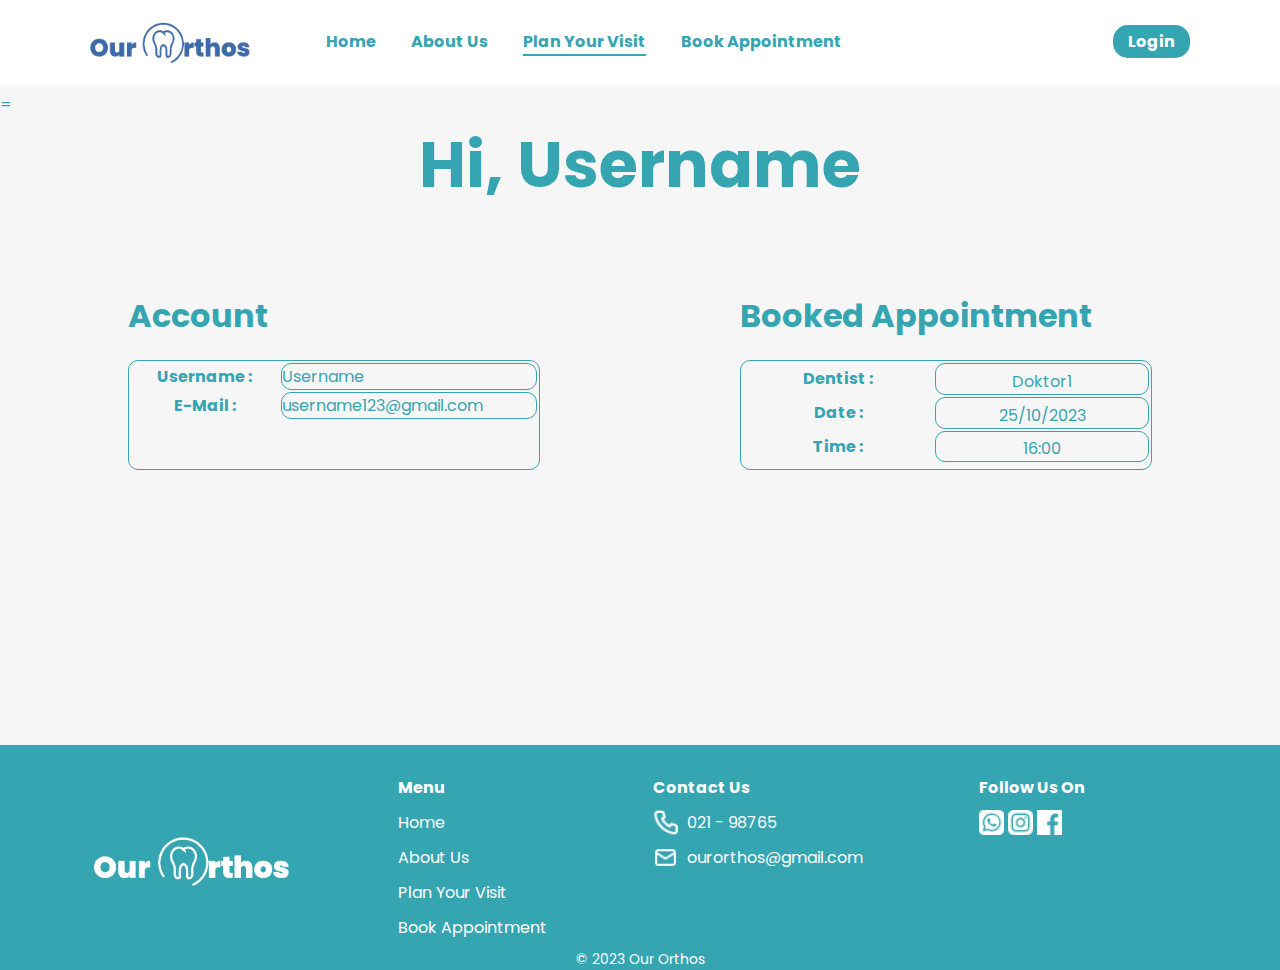
<file: profile page.html>
=<!DOCTYPE html>
<html lang="en">

<head>
    <meta charset="UTF-8" />
    <meta name="viewport" content="width=device-width, initial-scale=1.0" />
    <title>Profil Page</title>

    <!-- Google Fonts -->
    <link rel="preconnect" href="https://fonts.googleapis.com" />
    <link rel="preconnect" href="https://fonts.gstatic.com" crossorigin />
    <link href="https://fonts.googleapis.com/css2?family=Poppins:wght@100;300;400;700&display=swap" rel="stylesheet" />

    <!-- Google Icon -->
    <!-- <link
          rel="stylesheet"
          href="https://fonts.googleapis.com/css2?family=Material+Symbols+Outlined:opsz,wght,FILL,GRAD@24,400,0,0"
        /> -->

    <!-- CSS -->
    <link rel="stylesheet" href="./css/main.css" />
</head>

<body>
    <!-- Navbar -->
    <nav class="navbar">
        <div class="navbar-logo">
            <a href=""><img src="./assets/img/logo.svg" alt="" /></a>
        </div>
        <div id="dropdown" class="navbar-nav">
            <div class="navbar-middle">
                <a href="index.html">Home</a>
                <a href="about.html">About Us</a>
                <a href="plan-your-visit.html" class="active">Plan Your Visit</a>
                <a href="profile page.html">Book Appointment</a>
            </div>
            <div class="navbar-login">
                <a href="login.html" class="login">Login</a>
            </div>
        </div>
        <div class="navbar-right">
            <a id="menu" class="menu">
                <img src="./assets/img/menu.svg" alt="" />
            </a>
        </div>
    </nav>
    <!-- Navbar End -->

    <!-- Profile page -->
    <section class="satusemua">
        <div class="header-username">
            <h1>Hi, Username</h1>
        </div>
        <div class="container-account-booked">
            <div class="account">
                <h1>Account</h1>
                <div class="container-account">
                    <table class="tableprofle1">
                        <tr class="tr-1">
                            <th class="noborder">Username :</th>
                            <td class="manualborder">Username</td>
                        </tr>
                        <tr>
                            <th class="noborder">E-Mail :</th>
                            <td class="manualborder">username123@gmail.com</td>
                        </tr>
                    </table>
                </div>
            </div>
            <div class="booked-app">
                <h1>Booked Appointment</h1>
                <div class="container-account">
                    <table class="tableprofile">
                        <tr class="tr-1">
                            <th>Dentist :</th>
                            <td>Doktor1</td>
                        </tr>
                        <tr>
                            <th>Date :</th>
                            <td>25/10/2023</td>
                        </tr>
                        <tr>
                            <th>Time :</th>
                            <td>16:00</td>
                        </tr>
                    </table>
                </div>
            </div>
        </div>
    </section>
    <br>

    <!-- End of Profi Page -->

    <!-- Footer -->
    <footer class="footer">
        <div class="footer-logo">
            <a href="">
                <img src="./assets/img/logo-white.svg" alt="Our Orthos Logo" />
            </a>
        </div>
        <div class="footer-link">
            <p class="footer-title">Menu</p>
            <ul>
                <li>
                    <a href="">Home</a>
                </li>
                <li>
                    <a href="">About Us</a>
                </li>
                <li>
                    <a href="">Plan Your Visit</a>
                </li>
                <li>
                    <a href="">Book Appointment</a>
                </li>
            </ul>
        </div>
        <div class="contact-us">
            <p class="footer-title">Contact Us</p>
            <div class="phone">
                <img src="./assets/svg/phone.svg" alt="Phone Icon" />
                <p>021 - 98765</p>
            </div>
            <div class="email">
                <img src="./assets/img/message.svg" alt="Message Icon" />
                <p>ourorthos@gmail.com</p>
            </div>
        </div>
        <div class="follow">
            <p class="footer-title">Follow Us On</p>
            <div class="sosmed-icon">
                <a href="whatsapp.com">
                    <img src="./assets/img/whatsapp.svg" alt="Whatsapp Icon" />
                </a>
                <a href="instagram.com">
                    <img src="./assets/img/instagram.svg" alt="Instagram Icon" />
                </a>
                <a href="facebook.com">
                    <img src="./assets/img/facebook.svg" alt="Facebook Icon" />
                </a>
            </div>
        </div>
        <div class="copyright">
            <p>© 2023 Our Orthos</p>
        </div>
    </footer>
    <script src="./js/main.js"></script>
</body>

</html>
</file>
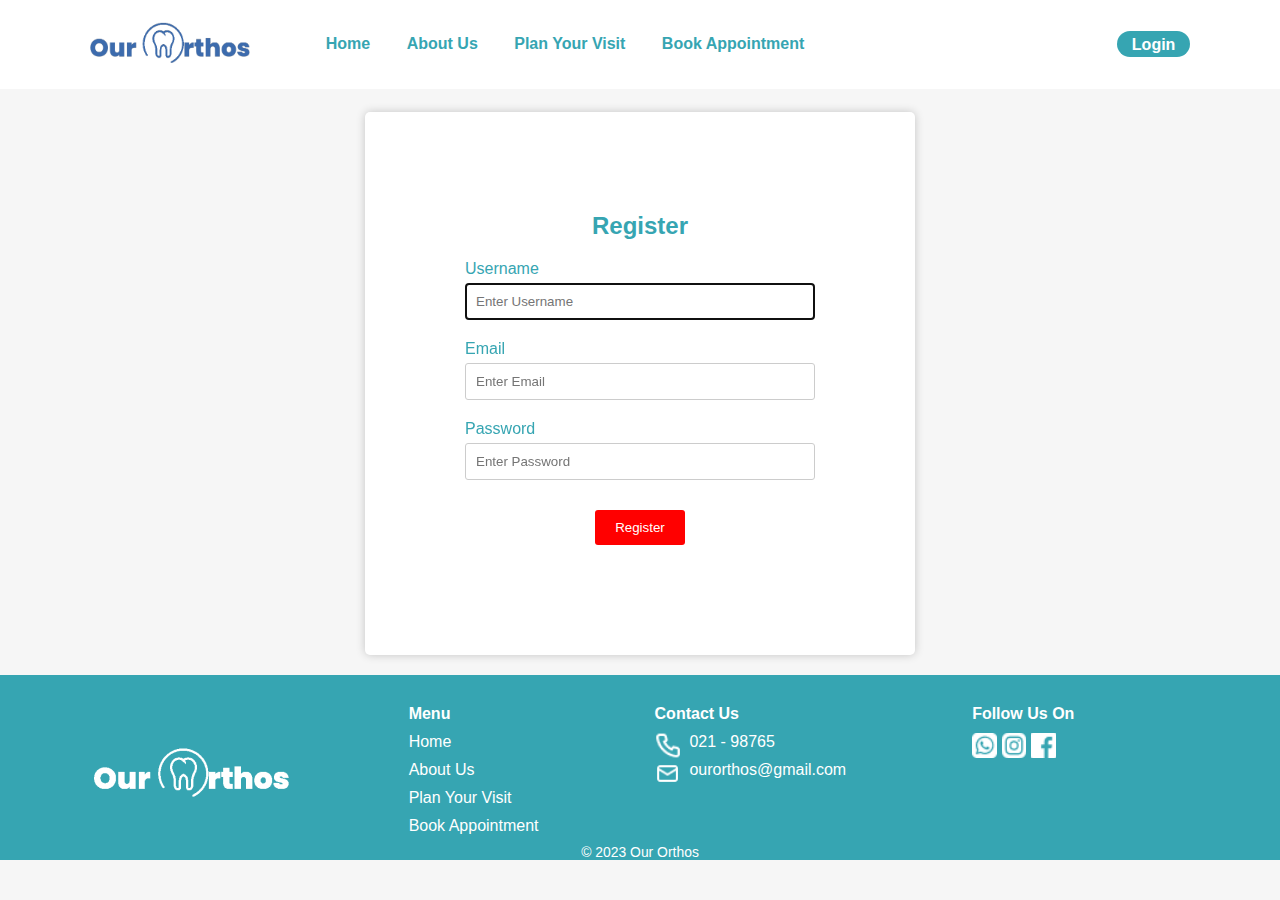
<file: register.html>
<!DOCTYPE html>
<html lang="en">
  <head>
    <meta charset="UTF-8" />
    <meta name="viewport" content="width=device-width, initial-scale=1.0" />
    <link rel="stylesheet" href="css/main.css" />
    <title>Form Register</title>
  </head>

  <body>
    <!-- Navbar -->
    <nav class="navbar">
      <div class="navbar-logo">
        <a href=""><img src="assets/svg/logo.svg" alt="" /></a>
      </div>
      <div id="dropdown" data-visible="false" class="navbar-nav">
        <div class="navbar-middle">
          <a href="index.html">Home</a>
          <a href="about.html">About Us</a>
          <a href="plan-your-visit.html">Plan Your Visit</a>
          <a href="profile page.html">Book Appointment</a>
        </div>
        <div class="navbar-login">
          <a href="login.html" class="login">Login</a>
        </div>
      </div>
      <div class="navbar-right">
        <a aria-controls="dropdown" aria-expanded="false" class="menu">
          <img class="menu-img" src="assets/svg/menu.svg" alt="" />
        </a>
      </div>
      <div data-visible="false" class="overlay"></div>
    </nav>
    <!-- Navbar End -->

    <!-- Form Login Start -->
    <main>
      <div class="register-container">
        <h2>Register</h2>
        <form action="proses_register.php" method="POST" autocomplete="off">
          <div class="form-group">
            <label for="username">Username</label>
            <input
              type="text"
              id="username"
              name="username"
              placeholder="Enter Username"
              autofocus
            />
          </div>
          <div class="form-group">
            <label for="email" id="email">Email</label>
            <input
              type="email"
              id="email"
              name="email"
              placeholder="Enter Email"
              required
            />
          </div>
          <div class="form-group">
            <label for="password" id="password">Password</label>
            <input
              type="password"
              id="password"
              name="password"
              placeholder="Enter Password"
              required
              minlength="8"
            />
          </div>
          <button type="submit">Register</button>
        </form>
        <p id="register-message" class="error-message"></p>
      </div>
      <!-- <div class="left">
            <img src="asset/img/regis.jpg" alt="regis">
        </div> -->
      <script src="./js/java.js"></script>
    </main>

    <!-- start of footer -->
    <footer class="footer">
      <div class="footer-logo">
        <a href="">
          <img src="assets/svg/logo-white.svg" alt="Our Orthos Logo" />
        </a>
      </div>
      <div class="footer-link">
        <p class="footer-title">Menu</p>
        <ul>
          <li>
            <a href="">Home</a>
          </li>
          <li>
            <a href="">About Us</a>
          </li>
          <li>
            <a href="">Plan Your Visit</a>
          </li>
          <li>
            <a href="">Book Appointment</a>
          </li>
        </ul>
      </div>
      <div class="contact-us">
        <p class="footer-title">Contact Us</p>
        <div class="phone">
          <img src="assets/svg/phone.svg" alt="Phone Icon" />
          <p>021 - 98765</p>
        </div>
        <div class="email">
          <img src="assets/svg/message.svg" alt="Message Icon" />
          <p>ourorthos@gmail.com</p>
        </div>
      </div>
      <div class="follow">
        <p class="footer-title">Follow Us On</p>
        <div class="sosmed-icon">
          <a href="whatsapp.com">
            <img src="assets/svg/whatsapp.svg" alt="Whatsapp Icon" />
          </a>
          <a href="instagram.com">
            <img src="assets/svg/instagram.svg" alt="Instagram Icon" />
          </a>
          <a href="facebook.com">
            <img src="assets/svg/facebook.svg" alt="Facebook Icon" />
          </a>
        </div>
      </div>
      <div class="copyright">
        <p>© 2023 Our Orthos</p>
      </div>
    </footer>
  </body>
</html>
</file>
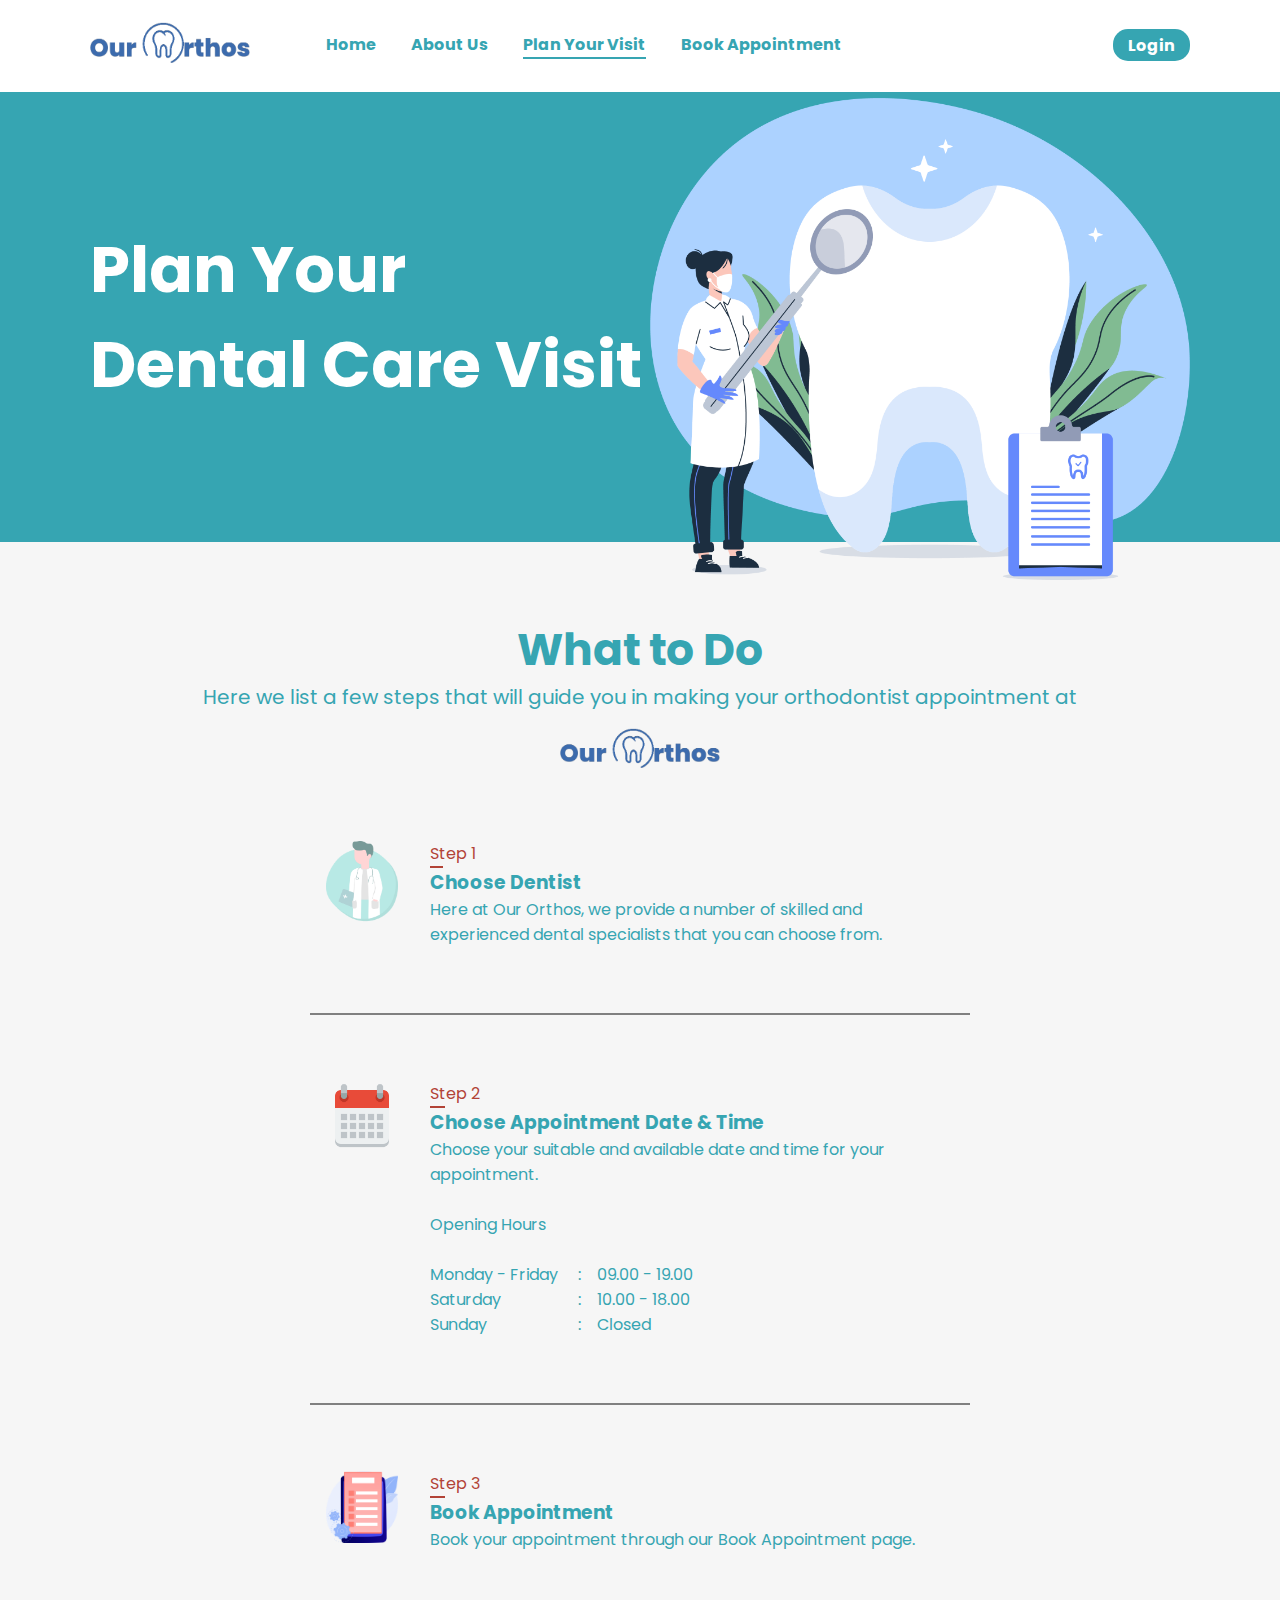
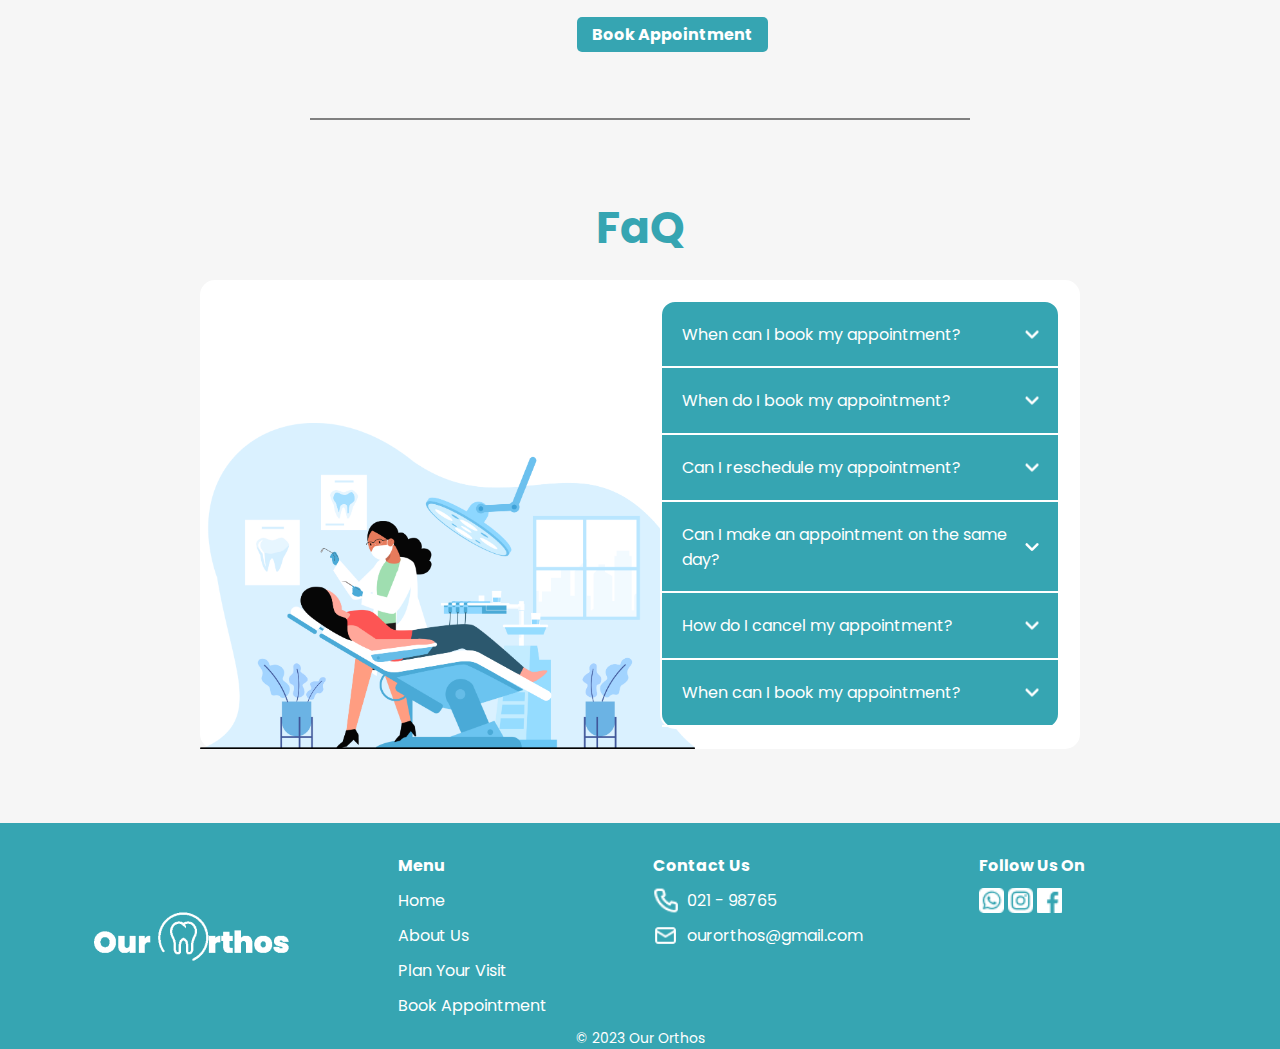
<file: plan-your-visit/plan-your-visit.html>
<!DOCTYPE html>
<html lang="en">
  <head>
    <meta charset="UTF-8" />
    <meta name="viewport" content="width=device-width, initial-scale=1.0" />
    <title>Plan Your Visit</title>

    <!-- Google Fonts -->
    <link rel="preconnect" href="https://fonts.googleapis.com" />
    <link rel="preconnect" href="https://fonts.gstatic.com" crossorigin />
    <link
      href="https://fonts.googleapis.com/css2?family=Poppins:wght@100;300;400;700&display=swap"
      rel="stylesheet"
    />

    <!-- Google Icon -->
    <!-- <link
      rel="stylesheet"
      href="https://fonts.googleapis.com/css2?family=Material+Symbols+Outlined:opsz,wght,FILL,GRAD@24,400,0,0"
    /> -->

    <!-- CSS -->
    <link rel="stylesheet" href="./css/plan-your-visit.css" />
  </head>
  <body>
    <!-- Navbar -->
    <nav class="navbar">
      <div class="navbar-logo">
        <a href=""><img src="./img/logo.svg" alt="" /></a>
      </div>
      <div id="dropdown" class="navbar-nav">
        <div class="navbar-middle">
          <a href="index.html">Home</a>
          <a href="">About Us</a>
          <a href="plan-your-visit.html" class="active">Plan Your Visit</a>
          <a href="">Book Appointment</a>
        </div>
        <div class="navbar-login">
          <a href="" class="login">Login</a>
        </div>
      </div>
      <div class="navbar-right">
        <a id="menu" class="menu">
          <img src="./img/menu.svg" alt="" />
        </a>
      </div>
    </nav>
    <!-- Navbar End -->

    <!-- Hero -->
    <section class="hero">
      <h1>
        Plan Your <br />
        Dental Care Visit
      </h1>
      <img src="./img/plan-your-visit.svg" alt="Dental Check Illustration" />
    </section>
    <!-- Hero End -->

    <!-- What to Do -->
    <section class="what-to-do">
      <div class="title">
        <h2>What to Do</h2>
        <h3>
          Here we list a few steps that will guide you in making your
          orthodontist appointment at
        </h3>
        <img src="./img/logo.svg" alt="Our Orthos Logo" class="logo" />
      </div>

      <div class="steps">
        <div class="step">
          <div class="step-image">
            <img src="./img/doctor.svg" alt="Dentist Illustration" />
          </div>
          <div class="step-container">
            <div class="step-title">
              <p>Step 1</p>
              <h3>Choose Dentist</h3>
            </div>
            <div class="step-content">
              <p>
                Here at Our Orthos, we provide a number of skilled and
                experienced dental specialists that you can choose from.
              </p>
            </div>
          </div>
        </div>
        <hr />

        <div class="step">
          <div class="step-image">
            <img src="./img/datentime.svg" alt="Calender Illustration" />
          </div>
          <div class="step-container">
            <div class="step-title">
              <p>Step 2</p>
              <h3>Choose Appointment Date & Time</h3>
            </div>
            <div class="step-content">
              <p>
                Choose your suitable and available date and time for your
                appointment.
              </p>
            </div>
            <br />
            <p>Opening Hours</p>
            <br />
            <div class="schedule">
              <div class="weekday">
                <p class="end">Monday - Friday <span class="end">:</span></p>
                <span>09.00 - 19.00</span>
              </div>
              <div class="saturday">
                <p class="end">Saturday <span class="end">:</span></p>
                <span>10.00 - 18.00</span>
              </div>
              <div class="sunday">
                <p>Sunday <span class="end">:</span></p>
                <span>Closed</span>
              </div>
            </div>
          </div>
        </div>
        <hr />

        <div class="step">
          <div class="step-image">
            <img src="./img/form.svg" alt="Form Illustration" />
          </div>
          <div class="step-container">
            <div class="step-title">
              <p>Step 3</p>
              <h3>Book Appointment</h3>
            </div>
            <div class="step-content">
              <p>Book your appointment through our Book Appointment page.</p>
            </div>
            <div class="book">
              <a href="">Book Appointment</a>
            </div>
          </div>
        </div>
        <hr />
      </div>
    </section>
    <!-- What to Do End -->

    <!-- FaQ -->
    <section class="faq">
      <div class="title">
        <h2>FaQ</h2>
      </div>

      <div class="container">
        <div class="faq-image">
          <img
            src="./img/plan-your-visit-2.svg"
            alt="Dental Appointment Illustration"
          />
        </div>
        <div class="accordion">
          <div class="accordion-tab">
            <div class="label">
              <p>When can I book my appointment?</p>
              <img src="./img/down-arrow.svg" alt="" />
            </div>
            <div class="content">
              <p>Tomorrow</p>
            </div>
          </div>
          <hr />
          <div class="accordion-tab">
            <div class="label">
              <p>When do I book my appointment?</p>
              <img src="./img/down-arrow.svg" alt="" />
            </div>
            <div class="content">
              <p>Tomorrow</p>
            </div>
          </div>
          <hr />
          <div class="accordion-tab">
            <div class="label">
              <p>Can I reschedule my appointment?</p>
              <img src="./img/down-arrow.svg" alt="" />
            </div>
            <div class="content">
              <p>Tomorrow</p>
            </div>
          </div>
          <hr />
          <div class="accordion-tab">
            <div class="label">
              <p>Can I make an appointment on the same day?</p>
              <img src="./img/down-arrow.svg" alt="" />
            </div>
            <div class="content">
              <p>Tomorrow</p>
            </div>
          </div>
          <hr />
          <div class="accordion-tab">
            <div class="label">
              <p>How do I cancel my appointment?</p>
              <img src="./img/down-arrow.svg" alt="" />
            </div>
            <div class="content">
              <p>Tomorrow</p>
            </div>
          </div>
          <hr />
          <div class="accordion-tab">
            <div class="label">
              <p>When can I book my appointment?</p>
              <img src="./img/down-arrow.svg" alt="" />
            </div>
            <div class="content">
              <p>Tomorrow</p>
            </div>
          </div>
          <hr />
        </div>
      </div>
    </section>
    <!-- FaQ End -->
    <footer class="footer">
      <div class="footer-logo">
        <a href="">
          <img src="./img/logo-white.svg" alt="Our Orthos Logo" />
        </a>
      </div>
      <div class="footer-link">
        <p class="footer-title">Menu</p>
        <ul>
          <li>
            <a href="">Home</a>
          </li>
          <li>
            <a href="">About Us</a>
          </li>
          <li>
            <a href="">Plan Your Visit</a>
          </li>
          <li>
            <a href="">Book Appointment</a>
          </li>
        </ul>
      </div>
      <div class="contact-us">
        <p class="footer-title">Contact Us</p>
        <div class="phone">
          <img src="./img/phone.svg" alt="Phone Icon" />
          <p>021 - 98765</p>
        </div>
        <div class="email">
          <img src="./img/message.svg" alt="Message Icon" />
          <p>ourorthos@gmail.com</p>
        </div>
      </div>
      <div class="follow">
        <p class="footer-title">Follow Us On</p>
        <div class="sosmed-icon">
          <a href="whatsapp.com">
            <img src="./img/whatsapp.svg" alt="Whatsapp Icon" />
          </a>
          <a href="instagram.com">
            <img src="./img/instagram.svg" alt="Instagram Icon" />
          </a>
          <a href="facebook.com">
            <img src="./img/facebook.svg" alt="Facebook Icon" />
          </a>
        </div>
      </div>
      <div class="copyright">
        <p>© 2023 Our Orthos</p>
      </div>
    </footer>

    <!-- Javascript -->
    <script src="./js/plan-your-visit.js"></script>
  </body>
</html>
</file>
<file: css/main.css>
/* Universal */
:root {
  --primary: #36a5b2;
  --secondary: white;
  --third: #b24336;
  --background: #f6f6f6;
}

* {
  margin: 0;
  padding: 0;
  box-sizing: border-box;
  text-decoration: none;
}

body {
  font-family: "Poppins", sans-serif;
  background-color: var(--background);
  color: var(--primary);
  padding-top: 91.97px;
}

/* NAVBAR OVERALL */
/* Navbar */
.navbar {
  display: flex;
  justify-content: space-between;
  align-items: center;
  padding: 1.4rem 7%;
  background-color: var(--secondary);
  position: fixed;
  width: 100%;
  z-index: 1000;
  font-weight: bold;
  top: 0;
}

/* Navbar Logo */
.navbar .navbar-logo {
  flex: 1 0 20%;
}

.navbar .navbar-logo img {
  width: 10rem;
}

/* Navbar Link */
.navbar .navbar-nav {
  display: flex;
  flex: 1 0 80%;
  justify-content: space-between;
}

.navbar .navbar-nav .navbar-middle a {
  color: var(--primary);
  display: inline-block;
  margin: 0 1rem;
}

.navbar .navbar-nav .navbar-middle a:hover {
  border-bottom: var(--primary) 2px solid;
  transition: 0.1s linear;
}

.navbar .navbar-nav .navbar-middle .active {
  border-bottom: var(--primary) 2px solid;
}

.navbar .navbar-nav .navbar-login a {
  color: var(--secondary);
  background-color: var(--primary);
  border-radius: 15px;
  min-width: 2rem;
  padding: 0.3rem 0.94rem;
  font-weight: bold;
}

.navbar .navbar-nav .navbar-login a:hover {
  color: var(--primary);
  background-color: var(--secondary);
  border: var(--primary) 1px solid;
}

/* Navbar Menu Button */
.navbar .navbar-right {
  display: none;
}

.navbar .navbar-right a {
  margin: 0 0.5rem;
  cursor: pointer;
}

.overlay {
  display: none;
  position: fixed;
  top: 91.97px;
  left: 0;
  right: 0;
  bottom: 0;
  background-color: black;
  opacity: 0;
}

/* FOOTER OVERALL */
/* Footer */
.footer {
  padding: 0 7%;
  padding-top: 1.87rem;
  background-color: var(--primary);
  display: grid;
}

/* Footer Title */
.footer .footer-title {
  font-weight: bold;
}

/* Footer Text */
.footer p {
  color: var(--secondary);
}

/* Footer Logo */
.footer .footer-logo {
  display: flex;
  align-items: center;
}

/* Footer Link */
.footer .footer-link ul {
  list-style-type: none;
}

.footer .footer-link ul li {
  margin-bottom: 0.62rem;
}

.footer .footer-link ul li a {
  color: var(--secondary);
  font-weight: normal;
}

/* Footer Contact Us and Follow Us On */
.footer .contact-us .phone,
.email {
  display: flex;
}

.footer .footer-link p,
.contact-us p,
.follow p {
  padding-bottom: 0.62rem;
}

.footer .contact-us .phone p,
.email p {
  margin: 0 0.62rem;
}

.footer .contact-us img,
.follow img {
  width: 1.56rem;
  height: 1.56rem;
}

/* Footer Copyright */
footer .copyright {
  text-align: center;
  grid-column: 1 / span 4;
  font-size: 0.87rem;
}

/* Erna style */
/* STAR OF INDEX STYLE */
/* Style the hero section */
.erna-hero-section {
  display: flex;
  flex-direction: row;
  justify-content: space-between;
  align-items: center;
  padding: 40px;
  background-color: var(--primary);
}

/* Style the columns */
.erna-hero-section .column {
  flex: 1;
  padding: 20px;
}

.erna-hero-section .column h1 {
  font-size: 45px;
  margin-bottom: 10px;
  color: var(--background);
}

.erna-hero-section .column p {
  font-size: 16px;
  margin-bottom: 20px;
  color: var(--background);
}

.erna-hero-section .column a {
  display: inline-block;
  padding: 10px 20px;
  background-color: var(--background);
  color: var(--primary);
  text-decoration: none;
  border-radius: 50px;
  font-weight: bold;
}
.erna-hero-section .column a:hover {
  background-color: gray;
  color: var(--background);
}

.erna-hero-section .column img {
  max-width: 100%;
  height: auto;
}

.erna-four-column-section {
  display: flex;
  flex-wrap: wrap;
  justify-content: space-between;
  padding: 40px;
  background-color: #f0f0f0;
}

.erna-four-column-section .column {
  border-radius: 25px;
  text-align: center;
  flex: 1;
  max-width: calc(25% - 20px);
  margin: 10px;
  padding: 20px;
  background-color: #fff;
  box-shadow: 0 4px 6px rgba(0, 0, 0, 0.1);
}

.erna-four-column-section .column .icon span {
  font-size: 100px;
  margin-bottom: 10px;
}

.erna-four-column-section .column h2 {
  font-size: 18px;
  margin-bottom: 10px;
}

.erna-carousel-container {
  width: 80%;
  margin: 0 auto;
  overflow: hidden;
  text-align: center;
  padding: 50px 0;
  background-color: #fff;
}

.erna-carousel-container .carousel {
  display: flex;
  width: 100%;
  transition: transform 0.5s ease-in-out;
  margin-top: 20px;
}

.erna-carousel-container .carousel .service {
  flex: 0 0 100%;
  text-align: center;
  padding: 20px;
  /* border: 1px solid #ccc; */
  box-sizing: border-box;
}

.erna-carousel-container .carousel .service img {
  max-width: 100%;
  /* height: auto; */
  max-height: 75%;
  object-fit: cover;
  border-radius: 25px;
}

.erna-carousel-container .carousel .service h3 {
  margin-top: 10px;
}
/* END OF INDEX STYLE */

/* START OF ABOUT US STYLE  */
/* Hero */
.hero {
  display: flex;
  padding: 0 7%;
  background-color: var(--primary);
  justify-content: space-between;
  align-items: center;
  max-height: 50vh;
  overflow: visible;
}

.hero h1 {
  color: var(--secondary);
  font-size: 4rem;
}

.hero img {
  margin-top: 4%;
  width: 60vh;
}

/* What to Do */
.what-to-do {
  padding: 0 7%;
  margin: 4.68rem 0 0;
}

.what-to-do .title {
  text-align: center;
}

.what-to-do .title h2 {
  font-size: 2.75rem;
  font-weight: bold;
}

.what-to-do .title h3 {
  font-size: 1.25rem;
  font-weight: normal;
}

.what-to-do .title img {
  width: 10rem;
  margin-top: 1rem;
}

.almamater {
  margin-top: 20px;
}

/* Almamater Logo */
.almamater-logo {
  margin-top: 20px;
  display: flex;
  width: 800px;
  height: 60px;
  justify-content: space-evenly;
}

.almamater-logo img {
  width: 54px;

  height: 53px;
  flex-shrink: 0;
}
/* End Almamater Logo */

/* container visi misi */
.container-visi-misi {
  justify-content: center;
  margin-top: 20px;
  width: 100%;
  height: 500px;
  display: flex;
}

.container-visi-misi-flex {
  justify-content: space-evenly;
  display: flex;
  flex-direction: column;
}

.container-vision {
  width: 400px;
  height: 260px;
  padding: 64.19000244140625px 50px 81.19998168945312px 50px;
  border-radius: 10px;
  background: #294b67;
  margin-top: 30px;
}

.container-mission {
  width: 400px;
  height: 230px;
  padding: 64.19000244140625px 50px 81.19998168945312px 50px;
  border-radius: 10px;
  background: #294b67;
  margin-top: 30px;
}

.container-values {
  width: 570px;
  height: 525px;
  padding: 56px 50px 55px 50px;
  background: #294b67;
  border-radius: 10px;
  margin-left: 30px;
}

.ourteam {
  margin-top: 100px;
}

.container-ourteam {
  margin-top: 20px;
  width: 150px;
  height: 200px;
  display: flex;
  justify-content: space-evenly;
  gap: 40px;
}

.container-award {
  text-align: center;
  margin-top: 20px;
  display: flex;
  width: 100%;
  height: 300px;
  padding: 59px 30px 0px 30px;
  align-items: flex-start;
  justify-content: center;
  color: black;
  font-size: 14px;
}

.container-div1,
.container-div2,
.container-div3,
.container-div4,
.container-div5,
.container-div6 {
  width: 250px;
  height: 250px;
  background-color: var(--background);
  color: black;
  border-top-left-radius: 10%;
  border-top-right-radius: 10%;
  font-family: "Vollkorn", serif;
  filter: drop-shadow(0px 4px 4px rgba(0, 0, 0, 0.5));
}

.container-div1 img,
.container-div2 img,
.container-div3 img,
.container-div4 img,
.container-div5 img,
.container-div6 img {
  border-radius: 10%;
}

.container-div1 h1,
.container-div2 h1,
.container-div3 h1,
.container-div4 h1,
.container-div5 h1,
.container-div6 h1 {
  font-size: small;
}

.container-row2 {
  margin-top: 20px;
  width: 150px;
  height: 200px;
  display: flex;
  justify-content: space-evenly;
  gap: 40px;
  margin-top: 80px;
}

.container-1 {
  display: flex;
  gap: 2px;
}

.container-2 {
  display: flex;
  gap: 2px;
}

.containerdiv1-6 {
  margin-bottom: 115px;
}
/* END OF ABOUT US HTML */

/* VISIT YOUR PLAN */
/* What to Do Steps */
.what-to-do .steps {
  margin: 0 20%;
}

.what-to-do .steps .step {
  margin: 4.12rem 0;
  display: flex;
}

.what-to-do .steps .step .step-image {
  padding: 0 1rem;
}

.what-to-do .steps .step .step-image img {
  width: 4.5rem;
}

.what-to-do .steps .step .step-container {
  padding: 0 1rem;
}

.what-to-do .steps .step .step-container .step-title p {
  color: var(--third);
  width: fit-content;
  border-bottom: var(--third) 2px solid;
  border-image: linear-gradient(to right, var(--third) 30%, transparent 30%) 1;
}

.what-to-do .steps .step .step-container .schedule p {
  width: 9.43rem;
}

/* What to Do Step 2 Schedule */
.what-to-do .steps .step .step-container .schedule .weekday,
.saturday,
.sunday {
  display: flex;
}

.what-to-do .steps .step .step-container .schedule .end {
  float: right;
}

.what-to-do .steps .step .step-container .schedule span {
  margin-left: 1rem;
}

/* What to Do Step 3 Booking */
.what-to-do .steps .step .step-container .book {
  display: flex;
  align-items: center;
  justify-content: center;
  margin-top: 4.12rem;
}

.what-to-do .steps .step .step-container .book a {
  background-color: var(--primary);
  color: var(--secondary);
  border-radius: 5px;
  min-width: 2rem;
  padding: 0.3rem 0.94rem;
  font-weight: bold;
}

/* HR step divider */
hr {
  border: 1px solid;
}

/* FaQ */
.faq {
  padding: 0 7%;
  margin: 4.68rem 0;
}

.faq .title {
  text-align: center;
}

.faq .title h2 {
  font-size: 2.75rem;
  font-weight: bold;
}

/* Faq Container */
.faq .container {
  margin: 20px 10% 0;
  background-color: var(--secondary);
  border-radius: 15px;
  display: grid;
  grid-template-columns: 50% 50%;
  justify-content: space-around;
}

/* Faq Image */
.faq .container .faq-image {
  margin: 0 auto;
  display: flex;
  align-items: end;
}

.faq .container .faq-image img {
  max-width: 55vh;
}

/* Faq Accordion */
.faq .container .accordion {
  border: 2px solid var(--secondary);
  border-radius: 15px;
  background-color: var(--primary);
  margin: 1.25rem;
}

.faq .container .accordion .accordion-tab .label {
  padding: 0 0.62rem;
  color: var(--secondary);
  display: flex;
  justify-content: space-between;
  transition: 0.4s;
  cursor: pointer;
}

.faq .container .accordion .accordion-tab .label p {
  font-weight: bold;
  padding: 0.62rem;
}

.faq .container .accordion .accordion-tab .content {
  padding: 0 0.62rem;
  color: var(--secondary);
  overflow: hidden;
  max-height: 0;
  transition: max-height 0.2s ease-out;
}

.faq .container .accordion .accordion-tab .content p {
  font-size: 0.95rem;
  padding: 0 0.62rem 0.62rem;
}

.faq .container .accordion hr {
  color: var(--secondary);
}

/* END OF VISIT YOUR PLAN */

/* START OF LIST DOCTOR */

.container-header {
  display: flex;
  justify-content: center;
  align-items: center;
  flex-direction: column;
  text-align: center;
}

.container-header img {
  width: 10rem;
  height: 100px;
}

.tabel-jadwal table,
td,
th {
  border: 1px solid;
  width: 95vw;
  margin: 0 auto 80px auto;
}

.book-2 {
  margin-bottom: 30px;
  text-align: center;
}

.book-2 a {
  background-color: var(--primary);
  color: var(--secondary);
  border-radius: 5px;
  min-width: 2rem;
  padding: 0.3rem 0.94rem;
  font-weight: bold;
}

/* END OF LIST DOCTOR */

/* THIS CSS IS NOT USE */
/* .awardall {
  color: black;
} */

    /* Booking-form Style */
    .Rectangle-5 {
      width: 100vw;
      height: 200px;
      background-color: var(--primary);
      color: var(--background);
      display: flex;
      justify-content: center;
      align-items: center;
      font-size: 2rem;
    }

    .Rectangle-6 {
      font-size: 1.6rem;
      text-align: center;
      color: var(--primary);
      font-weight: bolder;
      margin: 20px 0 20px 0;
    }

    .book-form {
      width: 60vw;
      border: 4px solid var(--primary);
      border-radius: 10px;
      padding: 10px 0 0 20px;
      margin: 0 auto 20px auto;
      font-size: 1.3rem;
      
    }
    .book-form p {
      color: #6C6C6D;
      font-size: 0.9rem;
      font-style: italic;
    }

    .divlabel-1, .divlabel-2 {
      font-weight: bolder;
    } 

    .divlabel-1, .divlabel-2 {
      margin-bottom: 20px;
    }

    .container-account {
      border: 1px solid var(--primary);
      border-radius: 10px;
      height: 110px;
      
      
    }

    .account, .booked-app, h1 {
      margin-bottom: 20px;
    }

    /* Profil Page */
    /* changed name of class from tabel to tableprofile <hanif> */
    .tableprofile th {
      border: none;
      margin-top: 1rem; 

    }
    .noborder {
      border: none;
    }
    .manualborder {
      border-radius: 10px;
    }

    .tableprofile td {
      border-radius: 10px;
      text-align: center;
      padding-top: 0.3rem;
      
      
    }


    .container-account-booked {
      display: flex;
      border-radius: 10px;
      margin-bottom: 50px;
      margin-top: 80px;
      gap: 200px;
    }
    

    .satusemua {
      width: 80vw;
     height: 67vh;
      margin: 0 auto;
    }

    .header-username {
      font-size: 2rem;
      text-align: center;
      margin-bottom: 50px;
    }

    
/* Konten ara start */
.main{
  display: flexbox; 
  background-color: white;
  width: 600px;
  height: 300%;
  margin: 20px auto;
  padding: 50px;
  flex-direction: column;
  border-radius: 5px;
  box-shadow: 0 0 10px rgba(0, 0, 0, 0.2);
  text-align: center;
}

.email{
  text-align: left;
}

.form label {
  margin-bottom: 20px;
  text-align: right;
}

input[type="text"],
input[type="email"],
input[type="password"] {
  width: 100%;
  padding: 10px;
  border: 1px solid #ccc;
  border-radius: 3px;
}

.main img{
  width: 240px;
  height: 180px;
}
  
button {
  background-color: #ff0000;
  color: #fff;
  border: none;
  padding: 6px 20px;
  border-radius: 6px;
  cursor: pointer;
  margin: 10px;
}

button:hover {
    background-color: #0056b3;
}

.error-message {
  color: red;
}

/* Register */
main {
  display: flex;
  justify-content: center;
  align-items: center;
  flex: 1;
  padding: 20px;
  width: 100%;
}

.register-container {
  background-color: #ffffff;
  border-radius: 5px;
  box-shadow: 0 0 10px rgba(0, 0, 0, 0.2);
  text-align: center;
  top: 0;
  right: 0;
  width: 550px;
  padding: 100px;
}

h2 {
  margin-bottom: 20px;
}

.form-group {
  margin: 20px auto;
}

label {
  display: block;
  margin-bottom: 5px;
  text-align: left;
}

input[type="text"],
input[type="email"],
input[type="password"] {
  width: 100%;
  padding: 10px;
  border: 1px solid #ccc;
  border-radius: 3px;
}

button {
  background-color: #ff0000;
  color: #fff;
  border: none;
  padding: 10px 20px;
  border-radius: 3px;
  cursor: pointer;
}

button:hover {
  background-color: #0056b3;
}

/* Konten ara End */

/* End of Profil page */
/* Media Queries */
/* Small Screen desktop/laptop */
@media (max-width: 1199.98px) {
  .what-to-do .steps {
    margin: 0 16%;
  }

  .faq .container {
    grid-template-columns: 100%;
  }

  .faq .container .faq-image {
    grid-row: 2;
  }

  .faq .container .accordion {
    grid-row: 1;
  }

  .Rectangle-5{
    width: 100vw;
    height: 170px;
    background-color: var(--primary);
    color: var(--background);
    display: flex;
    justify-content: center;
    align-items: center;
    font-size: 2rem;
  }

  .Rectangle-6{
    color: var(--primary);
    font-weight: bolder;
    font-size: 1.4rem;
    text-align: center;
  }

  .book-form p {
    color: #6C6C6D;
    font-size: 1rem;
  }
  
  .divlabel-1, .divlabel-2 {
    font-weight: bolder;
    margin-bottom: 20px;
    margin-top: 10px;
  }

  .satusemua {
    width: 70vw;
    height: 67vh;
    margin: 0 auto;
  }

  .container-account-booked {
    display: flex;
    border-radius: 10px;
    margin-bottom: 50px;
    margin-top: 80px;
    gap: 100px;
    font-size: 0.9rem;
  }
  .container-account table{
    font-size: 0.8rem;
  }

  .account, .booked-app, h1 {
    margin-bottom: 21px;
    margin-right: 1vw;
  }

  .header-username {
    font-size: 1.6rem;
    text-align: center;
    margin-bottom: 50px;
  }

  .container-account{
    height: 100px;
  }

}

/* Large Tablet */
@media (max-width: 991.98px) {
  .navbar .navbar-right {
    display: block;
  }

  .navbar .navbar-nav {
    position: fixed;
    inset: calc(100% - 91.97px) 0 0 40%;
    top: 91.97px;
    flex-direction: column;
    gap: 20px;
    background: var(--secondary);
    justify-content: initial;
    padding: 1em;
    box-shadow: 0px 0px 4px rgba(0, 0, 0, 0.2);
    z-index: 1000;
    transform: translateX(100%);
    transition: transform 50ms ease-in;
  }

  .navbar-nav[data-visible="true"] {
    transform: translateX(0%);
  }

  .overlay {
    display: block;
    z-index: 999;
    transform: translateX(-100%);
    transition: transform 50ms ease-in, opacity 50ms linear;
  }

  .overlay[data-visible="true"] {
    opacity: 0.5;
    transform: translateX(0%);
  }

  .navbar .navbar-nav .navbar-middle a {
    margin: 0.3rem 0;
    padding: 0.5rem;
    width: 100%;
    border-radius: 15px;
  }

  .navbar .navbar-nav .navbar-middle a:hover {
    background-color: var(--primary);
    color: var(--secondary);
    border: none;
  }

  .navbar .navbar-nav .navbar-middle .active {
    background-color: var(--primary);
    color: var(--secondary);
    border: none;
  }

  .navbar .navbar-nav .navbar-login a {
    text-align: center;
    border-radius: 15px;
    display: block;
    color: var(--secondary);
  }

  .navbar .navbar-nav .navbar-login a:hover {
    color: var(--primary);
    background-color: var(--secondary);
  }

  .hero h1 {
    font-size: 3.2rem;
  }

  .hero img {
    width: 48vh;
  }

  .what-to-do {
    margin: 2.81rem 0 0;
  }

  .what-to-do .steps {
    margin: 0 12%;
  }

  .faq {
    margin: 2.81rem 0;
  }

  .footer .footer-logo {
    grid-column: 1 / span 3;
    justify-content: center;
  }

  .footer .copyright {
    grid-column: 1 / span 3;
  }

    /* styling hanif */
  .Rectangle-5{
    width: 100vw;
    height: 150px;
    background-color: var(--primary);
    color: var(--background);
    display: flex;
    justify-content: center;
    align-items: center;
    font-size: 2rem;
  }

  .Rectangle-6{
    color: var(--primary);
    font-weight: bolder;
    font-size: 1.4rem;
    text-align: center;
  }

  .book-form p {
    color: #6C6C6D;
    font-size: 1rem;
  }
  
  .divlabel-1, .divlabel-2 {
    font-weight: bolder;
    margin-bottom: 20px;
    margin-top: 10px;
  }

  .satusemua {
    width: 80vw;
    height: 62vh;
    margin: 0 auto;
  }

  .container-account-booked {
    display: flex;
    border-radius: 10px;
    margin-bottom: 50px;
    margin-top: 70px;
    gap: 100px;
    font-size: 0.7rem;
  }
  .container-account table{
    font-size: 0.7rem;
  }

  .account, .booked-app, h1 {
    margin-bottom: 21px;
    margin-right: 1vw;
  }
  
  .header-username {
    font-size: 1.3rem;
    text-align: center;
  }
}

/* Tablet */
@media (max-width: 767.98px) {
  /* ERNA STYLE */
  /* START OF INDEX STYLE */
  .erna-hero-section {
    flex-direction: column;
    text-align: center;
  }

  .erna-hero-section .column {
    flex: none;
    width: 100%;
    padding: 0;
  }

  .erna-four-column-section {
    flex-direction: column;
    text-align: center;
  }

  .erna-four-column-section .column {
    flex: none;
    width: 100%;
    padding: 0;
    max-width: 90%;
  }
  /* END OF INDEX STYLE */

  .hero {
    display: block;
    text-align: center;
  }

  .hero h1 {
    font-size: 2.4rem;
  }

  .hero img {
    margin: 0;
    width: 36vh;
  }

  .what-to-do .steps {
    margin: 0 5%;
  }

  .what-to-do .steps .step {
    display: block;
  }

  .what-to-do .steps .step .step-image {
    text-align: center;
  }

  .what-to-do .steps .step .step-container {
    margin: 0;
  }

  .what-to-do .steps .step .step-container .step-title h3 {
    text-align: center;
  }

  .what-to-do .steps .step .step-container .step-title p {
    border-image: linear-gradient(to right, var(--third) 100%, transparent 100%)
      1;
    margin: auto;
  }

  .faq .container {
    margin: 0;
  }

  /* Styling wisis */
  .container-award {
    width: 100vw;
    height: 480px;
    flex-direction: column;
    justify-content: center;
    align-items: center;
    font-size: 0.7rem;
  }
  .container-1,
  .container-2 {
    width: 100vw;
  }

      /* styling hanif */

  .Rectangle-5{
    width: 100vw;
    height: 100px;
    background-color: var(--primary);
    color: var(--background);
    display: flex;
    justify-content: center;
    align-items: center;
    font-size: 1.3rem;
  }

  .Rectangle-6{
    color: var(--primary);
    font-weight: bolder;
    font-size: 0.9rem;
    text-align: center;
  }

  .book-form p {
    color: #6C6C6D;
    font-size: 0.6rem;
  }
  
  .divlabel-1, .divlabel-2 {
    font-weight: bolder;
    font-size: 1.2rem;
  }

  .satusemua {
    width: 90vw;
    height: 62vh;
    margin: 0 auto;
  }

  .container-account-booked {
    display: flex;
    border-radius: 10px;
    margin-bottom: 0px;
    margin-top: 50px;
    gap: 90px;
    font-size: 0.6rem;
  }
  .container-account table{
    font-size: 0.6rem;
  }

  .container-account{
    height: 80px;
  }

  .account, .booked-app, h1 {
    margin-bottom: 21px;
    margin-right: 1vw;
  }
  
  .header-username {
    font-size: 1rem;
    text-align: center;
  }
}

/* Mobile */
@media (max-width: 575.98px) {
  .hero h1 {
    font-size: 1.6rem;
  }

  .hero img {
    margin: 0;
    width: 24vh;
  }

  .faq .container .faq-image img {
    max-width: 55vw;
  }

  .footer {
    display: block;
  }

  .footer .footer-link,
  .contact-us,
  .follow {
    margin-bottom: 1.25rem;
  }

  .hero-img {
    width: 60vw;
  }

  .almamater-logo {
    width: 100vw;
  }

  .container-visi-misi {
    width: 100vw;
    height: 1100px;
    flex-direction: column;
    justify-content: center;
    align-items: center;
  }

  .container-values {
    width: 400px;
    height: 550px;
    margin-left: 0px;
  }

  .book-form {
    font-size: 0.6rem;
  }

  .Rectangle-6{
    font-size: 0.8rem;
    color: var(--primary);
    font-weight: bolder;
  }

  .Rectangle-5{
      width: 100vw;
      height: 60px;
      background-color: var(--primary);
      color: var(--background);
      display: flex;
      justify-content: center;
      align-items: center;
      font-size: 0.9rem;
  }
  .footer-link{
    font-size: 0.8rem;
  }

  .footer .footer-title {
    font-weight: bold;
    font-size: 1.2rem; 
 }

  .footer .contact-us .phone p, .email p {
    font-size: 0.8rem;
  }

  .book-form p {
    color: #6C6C6D;
  }
  
  .divlabel-1, .divlabel-2 {
    font-weight: bolder;
  }

  .satusemua {
    width: 90vw;
    margin: 0 auto;
  }

  .container-account-booked {
    display: flex;
    border-radius: 10px;
    margin-bottom: 0px;
    margin-top: 50px;
    gap: 10vw;
    font-size: 0.5rem;
  }
  .container-account table{
    font-size: 0.6rem;
  }

  .container-account{
    height: 80px;
  }

  .account, .booked-app, h1 {
    margin-bottom: 21px;
    margin-right: 1vw;
  }
  
  .header-username {
    font-size: 1rem;
    text-align: center;
  }
}

  /* Default style for larger screens */
  body {
    font-size: 16px;
  }
  
  .container {
    width: 80%;
    margin: 0 auto;
  }
  
  /* Responsive styles for login smaller screens */
  @media only screen and (max-width: 600px) {
    body {
      font-size: 14px;
    }
  
    .navbar-nav {
      display: flex;
      flex-direction: column;
      position: absolute;
      top: 60px;
      left: 0;
      width: 100%;
      background-color: #333;
      display: none;
    }
  
    .navbar-nav a {
      padding: 10px;
      text-align: center;
      color: #fff;
    }
  
    .navbar-right {
      display: block;
    }
  
    .overlay {
      display: none;
      position: fixed;
      top: 0;
      left: 0;
      width: 100%;
      height: 100%;
      background: rgba(0, 0, 0, 0.5);
    }
  
    .main {
      padding: 20px;
    }
  
    .konten {
      text-align: center;
    }
  
    .konten img {
      max-width: 100%;
      height: auto;
    }
  
    .loginForm {
      width: 100%;
    }
  
    .form-group {
      margin-bottom: 15px;
    }
  
    #submit-btn {
      margin-top: 15px;
    }
  
    .footer {
      padding: 20px;
    }
  
    .footer-link {
      margin-top: 20px;
    }
  
    .footer-link ul {
      list-style: none;
      padding: 0;
    }
  
    .footer-link li {
      margin-bottom: 10px;
    }
  
    .contact-us,
    .follow {
      margin-top: 20px;
    }
  }
</file>
<file: css/urgentcare.css>
/* Universal */
:root {
    --primary: #36a5b2;
    --background: #f6f6f6;
    --secondary: white;
    --third: #b24336;
  }
  * {
    margin: 0;
    padding: 0;
    box-sizing: border-box;
    text-decoration: none;
  }
  
  body {
    font-family: "Poppins", sans-serif;
    background-color: var(--background);
    color: var(--primary);
  }
  
  /* Navbar */
  .navbar {
    display: flex;
    justify-content: space-between;
    align-items: center;
    padding: 20px 7%;
    background-color: var(--secondary);
    position: sticky;
    height: 86px;
  }
  
  .navbar .navbar-logo img {
    width: 150px;
  }
  
  .navbar .navbar-nav a {
    color: var(--primary);
    display: inline-block;
    font-weight: bold;
    margin: 0 16px;
  }
  
  .navbar .navbar-nav .active {
    border-bottom: var(--primary) 2px solid;
  }
  
  .navbar .navbar-login a {
    background-color: var(--primary);
    border-radius: 10px;
    padding: 5px 15px;
    color: var(--secondary);
    font-weight: bold;
  }

  /* What to Do */
.what-to-do {
    padding: 20px 7%;
    margin: 70px 0;
  }

.what-to-do .title {
    text-align: center;
  }

  .search {
    text-align: center;
    color: black;
    font-weight: bold;
  }
  .searchby {
    flex: 1;
    padding: 20px;
    color: #294B67;
    font-weight: bold;
  }
  .kiri{
    float: left;
  }
  .kanan{
    float: right;
  }
  .form_login{
    /*membuat lebar form penuh*/
    box-sizing : border-box;
    width: 50%;
    padding: 10px;
    font-size: 11pt;
    margin-bottom: 20px;
  }
  .tombol_login{
    background: #294B67;
    color: white;
    font-size: 11pt;
    /* width: 50%; */
    border: none;
    border-radius: 3px;
    padding: 10px 20px; 
  }
  .footer {
    padding: 0 7%;
    padding-top: 1.87rem;
    background-color: var(--primary);
    display: grid;
    grid-template-columns: auto auto auto auto auto;
  }
  /* Footer Text */
  .footer p {
    color: var(--secondary);
    font-weight: bold;
  }
  /* Footer Logo */
  .footer .footer-logo {
    display: flex;
    align-items: center;
  }
  /* Footer Link */
  .footer .footer-link {
    display: grid;
  }
  
  .footer .footer-link ul {
    list-style-type: none;
    columns: 2;
    width: fit-content;
  }
  
  .footer .footer-link ul li {
    margin-bottom: 0.62rem;
  }
  
  .footer .footer-link ul li a {
    color: var(--secondary);
    font-weight: bold;
  }
  /* Footer Contact Us and Follow Us On */
  .footer .contact-us .phone,
  .email {
    display: flex;
  }
  
  .footer .contact-us p,
  .follow p {
    padding-bottom: 0.62rem;
  }
  
  .footer .contact-us .phone p,
  .email p {
    margin: 0 0.62rem;
  }
  
  .footer .contact-us img,
  .follow img {
    width: 1.56rem;
    height: 1.56rem;
  }
  /* Footer Copyright */
  footer .copyright {
    text-align: center;
    grid-column: 1 / span 4;
    font-size: 0.87rem;
  }
  .column {
    flex: 1;
    padding: 20px;
  }
  
  /* .column h1 {
    font-size: 24px;
    margin-bottom: 10px;
  } */
  
  .column p {
    font-size: 16px;
    margin-bottom: 20px;
  }
  
  .column a {
    display: inline-block;
    padding: 10px 20px;
    background-color: #333;
    color: #fff;
    text-decoration: none;
    border-radius: 5px;
    font-weight: bold;
  }
  
  .column img {
    max-width: 100%;
    height: auto;
  }
  
  /* Style the four-column section */
  .four-column-section {
    display: flex;
    flex-wrap: wrap;
    justify-content: space-between;
    padding: 40px;
    background-color: #f0f0f0;
  }
  
  .four-column-section .column {
    text-align: center;
  }
  .hero-section {
    display: flex;
    flex-direction: row;
    justify-content: space-between;
    align-items: center;
  }
  .flex-container {
    display: flex;
  }
  .flex-container > div {
    padding: 10px;
</file>
<file: plan-your-visit/css/plan-your-visit.css>
/* Universal */
:root {
  --primary: #36a5b2;
  --secondary: white;
  --third: #b24336;
  --background: #f6f6f6;
}
* {
  margin: 0;
  padding: 0;
  box-sizing: border-box;
  text-decoration: none;
}

body {
  font-family: "Poppins", sans-serif;
  background-color: var(--background);
  color: var(--primary);
  padding-top: 91.97px;
}

/* Navbar */
.navbar {
  display: flex;
  justify-content: space-between;
  align-items: center;
  padding: 1.4rem 7%;
  background-color: var(--secondary);
  position: fixed;
  width: 100%;
  z-index: 1000;
  font-weight: bold;
  top: 0;
}
/* Navbar Logo */
.navbar .navbar-logo {
  flex: 1 0 20%;
}
.navbar .navbar-logo img {
  width: 10rem;
}
/* Navbar Link */
.navbar .navbar-nav {
  display: flex;
  flex: 1 0 80%;
  justify-content: space-between;
}

.navbar .navbar-nav .navbar-middle a {
  color: var(--primary);
  display: inline-block;
  margin: 0 1rem;
}

.navbar .navbar-nav .navbar-middle a:hover {
  border-bottom: var(--primary) 2px solid;
  transition: 0.1s linear;
}

.navbar .navbar-nav .navbar-middle .active {
  border-bottom: var(--primary) 2px solid;
}

.navbar .navbar-nav .navbar-login a {
  color: var(--secondary);
  background-color: var(--primary);
  border-radius: 15px;
  min-width: 2rem;
  padding: 0.3rem 0.94rem;
  font-weight: bold;
}

.navbar .navbar-nav .navbar-login a:hover {
  color: var(--primary);
  background-color: var(--secondary);
  border: var(--primary) 1px solid;
}
/* Navbar Menu Button */
.navbar .navbar-right {
  display: none;
}

.navbar .navbar-right a {
  margin: 0 0.5rem;
}

/* Hero */
.hero {
  display: flex;
  padding: 0 7%;
  background-color: var(--primary);
  justify-content: space-between;
  align-items: center;
  max-height: 50vh;
  overflow: visible;
}

.hero h1 {
  color: var(--secondary);
  font-size: 4rem;
}

.hero img {
  margin-top: 4%;
  width: 60vh;
}

/* What to Do */
.what-to-do {
  padding: 0 7%;
  margin: 4.68rem 0 0;
}

.what-to-do .title {
  text-align: center;
}

.what-to-do .title h2 {
  font-size: 2.75rem;
  font-weight: bold;
}

.what-to-do .title h3 {
  font-size: 1.25rem;
  font-weight: normal;
}

.what-to-do .title img {
  width: 10rem;
  margin-top: 1rem;
}
/* What to Do Steps */
.what-to-do .steps {
  margin: 0 20%;
}

.what-to-do .steps .step {
  margin: 4.12rem 0;
  display: flex;
}

.what-to-do .steps .step .step-image {
  padding: 0 1rem;
}

.what-to-do .steps .step .step-image img {
  width: 4.5rem;
}

.what-to-do .steps .step .step-container {
  padding: 0 1rem;
}

.what-to-do .steps .step .step-container .step-title p {
  color: var(--third);
  width: fit-content;
  border-bottom: var(--third) 2px solid;
  border-image: linear-gradient(to right, var(--third) 30%, transparent 30%) 1;
}

.what-to-do .steps .step .step-container .schedule p {
  width: 9.43rem;
}
/* What to Do Step 2 Schedule */
.what-to-do .steps .step .step-container .schedule .weekday,
.saturday,
.sunday {
  display: flex;
}

.what-to-do .steps .step .step-container .schedule .end {
  float: right;
}

.what-to-do .steps .step .step-container .schedule span {
  margin-left: 1rem;
}
/* What to Do Step 3 Booking */
.what-to-do .steps .step .step-container .book {
  display: flex;
  align-items: center;
  justify-content: center;
  margin-top: 4.12rem;
}

.what-to-do .steps .step .step-container .book a {
  background-color: var(--primary);
  color: var(--secondary);
  border-radius: 5px;
  min-width: 2rem;
  padding: 0.3rem 0.94rem;
  font-weight: bold;
}
/* HR step divider */
hr {
  border: 1px solid;
}

/* FaQ */
.faq {
  padding: 0 7%;
  margin: 4.68rem 0;
}

.faq .title {
  text-align: center;
}

.faq .title h2 {
  font-size: 2.75rem;
  font-weight: bold;
}
/* Faq Container */
.faq .container {
  margin: 20px 10% 0;
  background-color: var(--secondary);
  border-radius: 15px;
  display: grid;
  grid-template-columns: 50% 50%;
  justify-content: space-around;
}
/* Faq Image */
.faq .container .faq-image {
  margin: 0 auto;
  display: flex;
  align-items: end;
}

.faq .container .faq-image img {
  max-width: 55vh;
}
/* Faq Accordion */
.faq .container .accordion {
  border: 2px solid var(--secondary);
  border-radius: 15px;
  background-color: var(--primary);
  margin: 1.25rem;
}

.faq .container .accordion .accordion-tab {
  cursor: pointer;
  padding: 0.62rem;
}

.faq .container .accordion .accordion-tab .label {
  padding: 0.62rem;
  color: var(--secondary);
  display: flex;
  justify-content: space-between;
  transition: 0.4s;
}

.faq .container .accordion .accordion-tab .content {
  padding: 0 0.62rem;
  color: black;
  overflow: hidden;
  max-height: 0;
  transition: max-height 0.2s ease-out;
}

.faq .container .accordion hr {
  color: var(--secondary);
}

/* Footer */
.footer {
  padding: 0 7%;
  padding-top: 1.87rem;
  background-color: var(--primary);
  display: grid;
}
/* Footer Title */
.footer .footer-title {
  font-weight: bold;
}
/* Footer Text */
.footer p {
  color: var(--secondary);
}
/* Footer Logo */
.footer .footer-logo {
  display: flex;
  align-items: center;
}
/* Footer Link */
.footer .footer-link ul {
  list-style-type: none;
}

.footer .footer-link ul li {
  margin-bottom: 0.62rem;
}

.footer .footer-link ul li a {
  color: var(--secondary);
  font-weight: normal;
}
/* Footer Contact Us and Follow Us On */
.footer .contact-us .phone,
.email {
  display: flex;
}

.footer .footer-link p,
.contact-us p,
.follow p {
  padding-bottom: 0.62rem;
}

.footer .contact-us .phone p,
.email p {
  margin: 0 0.62rem;
}

.footer .contact-us img,
.follow img {
  width: 1.56rem;
  height: 1.56rem;
}
/* Footer Copyright */
.footer .copyright {
  text-align: center;
  grid-column: 1 / span 4;
  font-size: 0.87rem;
}

/* Media Queries */
/* Small Screen desktop/laptop */
@media (max-width: 1199.98px) {
  .what-to-do .steps {
    margin: 0 16%;
  }

  .faq .container {
    grid-template-columns: 100%;
  }

  .faq .container .faq-image {
    grid-row: 2;
  }

  .faq .container .accordion {
    grid-row: 1;
  }
}
/* Large Tablet */
@media (max-width: 991.98px) {
  .navbar .navbar-right {
    display: block;
  }

  .navbar .navbar-nav {
    display: none;
    position: absolute;
    right: 0;
    margin-right: 7%;
    top: 60px;
    width: 200px;
    border-radius: 10px;
    background-color: var(--secondary);
    opacity: 0.8;
    overflow: hidden;
    border: var(--primary) 1px solid;
  }

  .navbar .navbar-nav.open {
    display: block;
  }

  .navbar .navbar-nav .navbar-middle a {
    margin: 0;
    padding: 0.5rem;
    width: 100%;
  }

  .navbar .navbar-nav .navbar-middle a:hover {
    background-color: var(--primary);
    color: var(--secondary);
    border: none;
  }

  .navbar .navbar-nav .navbar-middle .active {
    background-color: var(--primary);
    color: var(--secondary);
    border: none;
  }

  .navbar .navbar-nav .navbar-login a {
    text-align: center;
    border-radius: 10px;
    display: block;
  }

  .navbar .navbar-nav .navbar-login a:hover {
    color: var(--primary);
    background-color: var(--secondary);
    border: var(--primary) 1px solid;
  }

  .hero h1 {
    font-size: 3.2rem;
  }

  .hero img {
    width: 48vh;
  }

  .what-to-do {
    margin: 2.81rem 0 0;
  }

  .what-to-do .steps {
    margin: 0 12%;
  }

  .faq {
    margin: 2.81rem 0;
  }

  .footer .copyright {
    grid-column: 1 / span 3;
  }

  .footer .footer-logo {
    grid-column: 1 / span 3;
    justify-content: center;
  }
}
/* Tablet */
@media (max-width: 767.98px) {
  .hero {
    display: block;
    text-align: center;
  }

  .hero h1 {
    font-size: 2.4rem;
  }

  .hero img {
    margin: 0;
    width: 36vh;
  }

  .what-to-do .steps {
    margin: 0 5%;
  }

  .what-to-do .steps .step {
    display: block;
  }

  .what-to-do .steps .step .step-image {
    text-align: center;
  }

  .what-to-do .steps .step .step-container {
    margin: 0;
  }

  .what-to-do .steps .step .step-container .step-title h3 {
    text-align: center;
  }

  .what-to-do .steps .step .step-container .step-title p {
    border-image: linear-gradient(to right, var(--third) 100%, transparent 100%)
      1;
    margin: auto;
  }

  .faq .container {
    margin: 0;
  }
}
/* Mobile */
@media (max-width: 575.98px) {
  .hero h1 {
    font-size: 1.6rem;
  }

  .hero img {
    margin: 0;
    width: 24vh;
  }

  .faq .container .faq-image img {
    max-width: 55vw;
  }

  .footer {
    display: block;
  }

  .footer .footer-link,
  .contact-us,
  .follow {
    margin-bottom: 1.25rem;
  }
}
</file>
